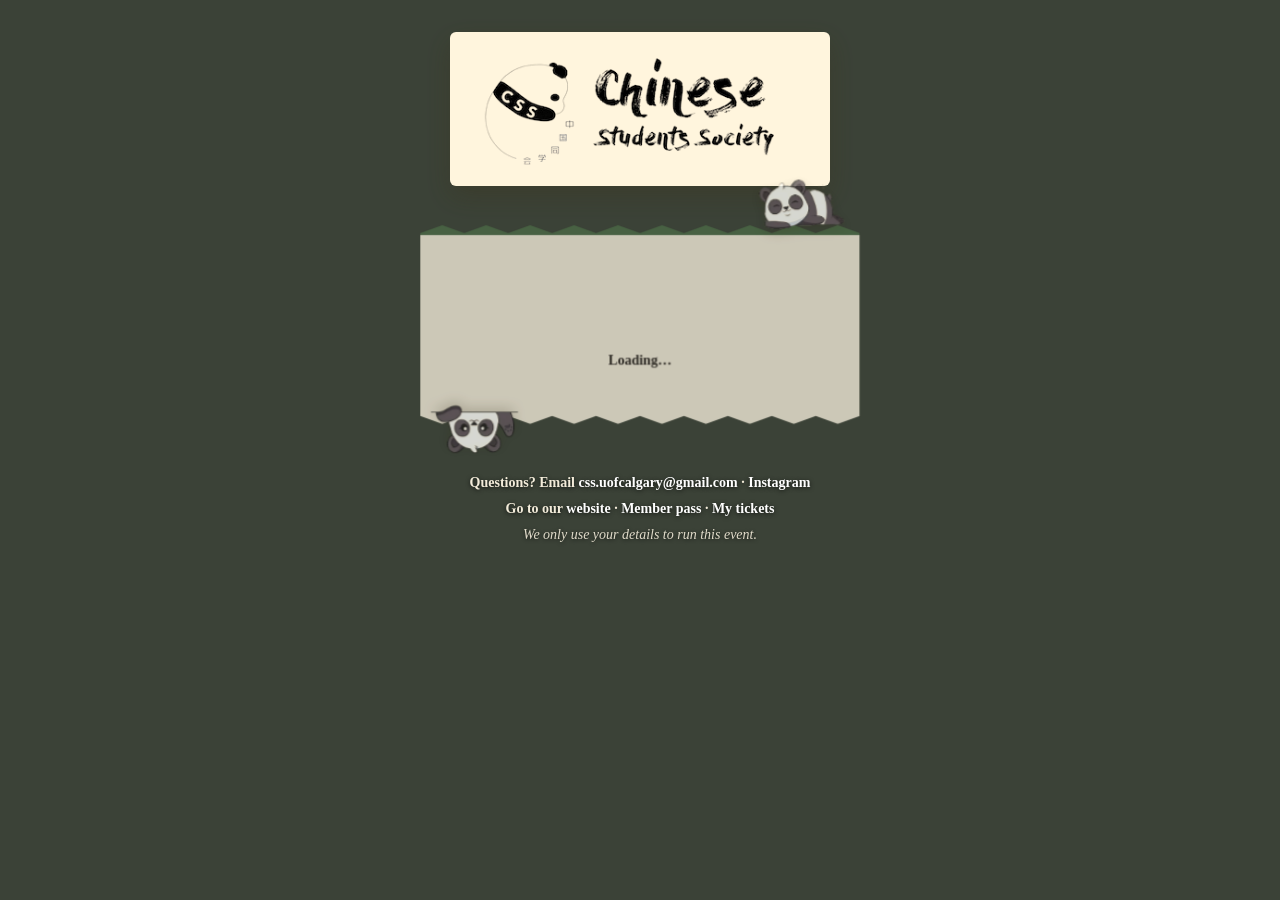
<file: index.html>
<!doctype html>
<html lang="en">
<head>
  <meta charset="utf-8">
  <meta name="viewport" content="width=device-width, initial-scale=1">
  <title>CSS Events</title>
  <meta http-equiv="refresh" content="0; url=public/">
  <link rel="canonical" href="public/">
</head>
<body>
  <p><a href="public/">CSS events →</a></p>
</body>
</html>
</file>
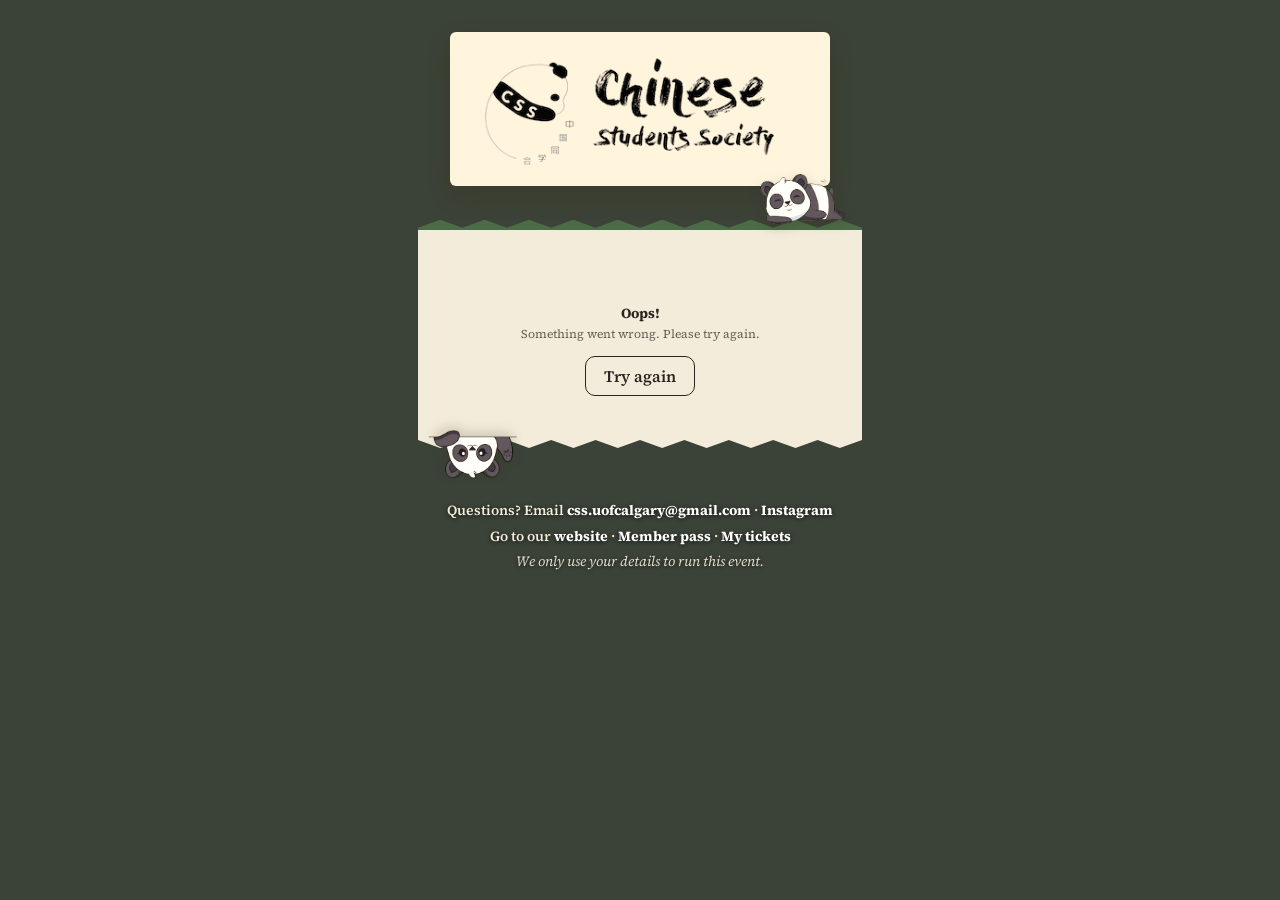
<file: public/index.html>
<!doctype html>
<html lang="en">
<head>
  <meta charset="utf-8">
  <meta name="viewport" content="width=device-width, initial-scale=1">
  <meta name="color-scheme" content="light">
  <meta name="theme-color" content="#3b4237">
  <title>CSS Events</title>
  <meta name="description" content="Events by the Chinese Students' Society at the University of Calgary.">
  <link rel="icon" type="image/png" href="assets/top_panda.png">
  <link rel="preconnect" href="https://fonts.googleapis.com">
  <link rel="preconnect" href="https://fonts.gstatic.com" crossorigin>
  <link href="https://fonts.googleapis.com/css2?family=Silkscreen:wght@400;700&family=Source+Serif+4:ital,wght@0,400;0,600;0,700;1,600;1,700&display=swap" rel="stylesheet">
  <link rel="stylesheet" href="public.css?v=1.9.2">
</head>
<body>
  <div class="app-container">
    <a href="./" class="top-banner-link" aria-label="CSS events home">
      <img class="top-banner" src="https://lh3.googleusercontent.com/d/1L7oECAmAo6UewHXIeJAH6TrUG0lSXTlq" alt="Chinese Students' Society"
           onerror="this.onerror=null;this.src='assets/css-logo.png';this.classList.add('fallback')">
    </a>

    <div class="card-wrapper">
      <img src="assets/top_panda.png" class="panda top-panda" alt="">
      <main id="page" class="card">
        <div data-panda></div>
      </main>
      <img src="assets/bottom_panda.png" class="panda bottom-panda" alt="">
    </div>

    <footer class="website-footer">
      <p><span data-t="contact"></span> <a id="contact-link"></a> &middot; <a id="instagram-link" target="_blank" rel="noopener" data-t="instagram"></a></p>
      <p>Go to our <a href="https://ucalgarycss.ca/" target="_blank" rel="noopener">website</a> &middot; <a href="https://member.ucalgarycss.ca/" target="_blank" rel="noopener">Member pass</a> &middot; <a href="tickets.html">My tickets</a></p>
      <p class="privacy" data-t="privacy"></p>
    </footer>
  </div>

  <script src="panda.js?v=1.5.1"></script>
  <script src="config.js?v=0.3.0"></script>
  <script src="strings.js?v=1.9.6"></script>
  <script src="public.js?v=1.9.4"></script>
</body>
</html>
</file>
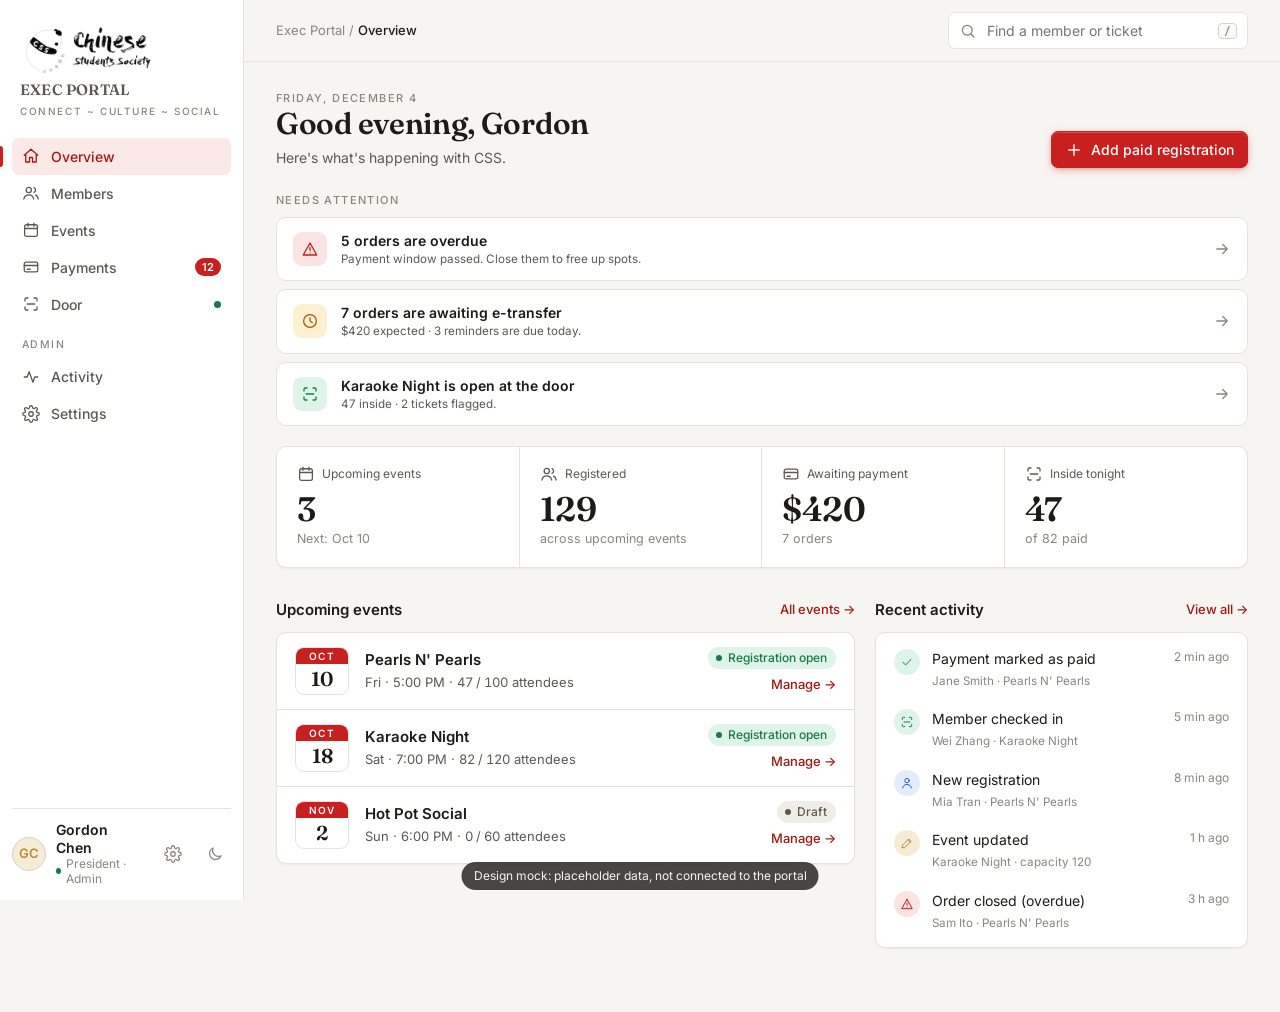
<file: design/exec-portal-mock.html>
<!doctype html>
<html lang="en">
<head>
<meta charset="utf-8">
<meta name="viewport" content="width=device-width, initial-scale=1">
<meta name="robots" content="noindex">
<title>CSS Exec Portal (design mock)</title>
<link rel="preconnect" href="https://fonts.googleapis.com">
<link href="https://fonts.googleapis.com/css2?family=Inter:wght@400;500;600&family=Fraunces:opsz,wght@9..144,500;9..144,600&family=JetBrains+Mono:wght@400;500&display=swap" rel="stylesheet">
<style>
/* =====================================================================
   DESIGN MOCK. All data below is placeholder. Not connected to the API.
   Tokens first: the real build would put these at the top of styles.css.
   ===================================================================== */
:root {
  --bg: #f7f5f1; --surface: #ffffff; --raised: #fbfaf8; --sunken: #f0ede7;
  --text: #1d1a17; --text-2: #5f5850; --text-3: #8d857b;
  --line: #e7e2da; --line-2: #d8d1c6;
  --brand: #c8201e; --brand-ink: #a31715; --brand-soft: #fbe9e7; --gold: #b9893a; --gold-soft: #f6ecd6;
  --ok: #17794a; --ok-soft: #dff4e8; --warn: #a15c07; --warn-soft: #fdf0d2; --bad: #b4231f; --bad-soft: #fbe3e1; --info: #2457c5; --info-soft: #e4ecfb;
  --shadow-1: 0 1px 2px rgba(40,28,10,.05); --shadow-2: 0 8px 24px -8px rgba(40,28,10,.18), 0 2px 6px rgba(40,28,10,.06);
  --r: 10px; --r-sm: 7px; --side: 244px;
  --font: "Inter", system-ui, -apple-system, "Segoe UI", sans-serif; --display: "Fraunces", Georgia, serif; --mono: "JetBrains Mono", ui-monospace, Consolas, monospace;
  --ease: cubic-bezier(.2,.7,.2,1);
}
@media (prefers-color-scheme: dark) { :root:not([data-theme="light"]) { --bg:#141210; --surface:#1c1916; --raised:#211e1a; --sunken:#100e0c; --text:#f2eee8; --text-2:#b3aba1; --text-3:#7f776d; --line:#2c2823; --line-2:#3a352e; --brand:#ef4a44; --brand-ink:#ff6b66; --brand-soft:#3a1816; --gold:#d9a95a; --gold-soft:#33291a; --ok:#4cc88a; --ok-soft:#14301f; --warn:#e8ae4d; --warn-soft:#352610; --bad:#ff7d77; --bad-soft:#3b1917; --info:#7fa6ff; --info-soft:#18233f; --shadow-1:none; --shadow-2:0 12px 32px -8px rgba(0,0,0,.6); } }
:root[data-theme="dark"] { --bg:#141210; --surface:#1c1916; --raised:#211e1a; --sunken:#100e0c; --text:#f2eee8; --text-2:#b3aba1; --text-3:#7f776d; --line:#2c2823; --line-2:#3a352e; --brand:#ef4a44; --brand-ink:#ff6b66; --brand-soft:#3a1816; --gold:#d9a95a; --gold-soft:#33291a; --ok:#4cc88a; --ok-soft:#14301f; --warn:#e8ae4d; --warn-soft:#352610; --bad:#ff7d77; --bad-soft:#3b1917; --info:#7fa6ff; --info-soft:#18233f; --shadow-1:none; --shadow-2:0 12px 32px -8px rgba(0,0,0,.6); }

* { box-sizing: border-box; }
html { -webkit-text-size-adjust: 100%; }
body { margin: 0; background: var(--bg); color: var(--text); font: 14px/1.5 var(--font); -webkit-font-smoothing: antialiased; }
button, input, select, textarea { font: inherit; color: inherit; }
button { cursor: pointer; }
a { color: inherit; }
svg { width: 18px; height: 18px; stroke: currentColor; fill: none; stroke-width: 1.7; stroke-linecap: round; stroke-linejoin: round; flex: none; }
.mono { font-family: var(--mono); font-feature-settings: "zero"; }
.num { font-variant-numeric: tabular-nums; }
:focus-visible { outline: 2px solid var(--brand); outline-offset: 2px; border-radius: 4px; }
[hidden] { display: none !important; }

/* ---------- shell ---------- */
.shell { display: grid; grid-template-columns: var(--side) 1fr; min-height: 100vh; }
.side { position: sticky; top: 0; height: 100vh; display: flex; flex-direction: column; padding: 18px 12px 14px; background: var(--surface); border-right: 1px solid var(--line); z-index: 30; transition: transform .25s var(--ease); }
.brand { display: flex; align-items: center; gap: 11px; padding: 4px 8px 18px; }
.mark { width: 36px; height: 36px; border-radius: 9px; background: var(--brand); color: #fff; display: grid; place-items: center; font: 600 15px var(--display); letter-spacing: .5px; position: relative; box-shadow: inset 0 -3px 0 rgba(0,0,0,.18); }
.mark::after { content: ""; position: absolute; right: -3px; bottom: -3px; width: 11px; height: 11px; border-radius: 50%; background: var(--gold); border: 2px solid var(--surface); }
.brand { flex-direction: column; align-items: flex-start; gap: 6px; }
.brand .logo { height: 54px; width: auto; max-width: 100%; mix-blend-mode: multiply; display: block; }
:root[data-theme="dark"] .brand .logo { filter: invert(1); mix-blend-mode: screen; }
@media (prefers-color-scheme: dark) { :root:not([data-theme="light"]) .brand .logo { filter: invert(1); mix-blend-mode: screen; } }
.brand-sub b { font: 600 11px var(--font); letter-spacing: 2px; text-transform: uppercase; color: var(--text-2); }
.brand b { display: block; font: 600 15px/1.1 var(--display); letter-spacing: .2px; }
.brand span { font-size: 10px; letter-spacing: 1.6px; color: var(--text-3); font-weight: 500; }
.nav-label { font-size: 10.5px; letter-spacing: 1.4px; text-transform: uppercase; color: var(--text-3); padding: 14px 10px 6px; font-weight: 500; }
.nav a { display: flex; align-items: center; gap: 11px; padding: 8px 10px; border-radius: var(--r-sm); color: var(--text-2); text-decoration: none; font-weight: 500; position: relative; transition: background .15s, color .15s; }
.nav a:hover { background: var(--sunken); color: var(--text); }
.nav a.on { background: var(--brand-soft); color: var(--brand-ink); }
.nav a.on::before { content: ""; position: absolute; left: -12px; top: 8px; bottom: 8px; width: 3px; border-radius: 0 3px 3px 0; background: var(--brand); }
.nav a .pill { margin-left: auto; font-size: 11px; background: var(--brand); color: #fff; border-radius: 99px; padding: 0 7px; line-height: 18px; font-weight: 600; }
.nav a[data-go="door"] .live { margin-left: auto; width: 7px; height: 7px; border-radius: 50%; background: var(--ok); box-shadow: 0 0 0 0 var(--ok); animation: ping 2s infinite; }
@keyframes ping { 70% { box-shadow: 0 0 0 7px transparent; } 100% { box-shadow: 0 0 0 0 transparent; } }
.side-foot { margin-top: auto; border-top: 1px solid var(--line); padding-top: 12px; display: flex; align-items: center; gap: 10px; }
.avatar { width: 34px; height: 34px; border-radius: 50%; background: var(--gold-soft); color: var(--gold); display: grid; place-items: center; font-weight: 600; font-size: 13px; border: 1px solid var(--line-2); }
.side-foot .who { line-height: 1.25; min-width: 0; flex: 1; }
.side-foot .icon-btn { margin-left: 0; }
.side-foot .who b { display: block; font-weight: 600; }
.side-foot .who small { color: var(--text-3); font-size: 12px; display: flex; align-items: center; gap: 5px; }
.dot { width: 6px; height: 6px; border-radius: 50%; background: var(--ok); display: inline-block; }
.icon-btn { margin-left: auto; width: 32px; height: 32px; border-radius: var(--r-sm); border: 1px solid transparent; background: none; display: grid; place-items: center; color: var(--text-3); }
.icon-btn:hover { background: var(--sunken); color: var(--text); }

.main { min-width: 0; }
.top { position: sticky; top: 0; z-index: 20; display: flex; align-items: center; gap: 12px; padding: 12px 32px; background: color-mix(in srgb, var(--bg) 86%, transparent); backdrop-filter: blur(10px); border-bottom: 1px solid var(--line); }
.burger { display: none; }
.crumb { color: var(--text-3); font-size: 13px; }
.crumb b { color: var(--text); font-weight: 500; }
.search-top { margin-left: auto; display: flex; align-items: center; gap: 8px; background: var(--surface); border: 1px solid var(--line); border-radius: var(--r-sm); padding: 6px 10px; width: min(300px, 40vw); color: var(--text-3); }
.search-top input { border: 0; background: none; outline: 0; width: 100%; }
kbd { font: 500 11px var(--mono); border: 1px solid var(--line-2); border-radius: 4px; padding: 0 5px; color: var(--text-3); background: var(--raised); }
.page { padding: 28px 32px 64px; max-width: 1180px; margin: 0 auto; animation: rise .35s var(--ease); }
@keyframes rise { from { opacity: 0; transform: translateY(6px); } }
.view { display: none; } .view.on { display: block; }

/* ---------- type ---------- */
h1 { font: 600 30px/1.15 var(--display); letter-spacing: -.3px; margin: 0; }
h2 { font: 600 15px/1.3 var(--font); margin: 0; }
.sub { color: var(--text-2); margin: 6px 0 0; }
.eyebrow { font-size: 11px; letter-spacing: 1.4px; text-transform: uppercase; color: var(--text-3); font-weight: 500; }
.head { display: flex; align-items: flex-end; gap: 16px; margin-bottom: 24px; flex-wrap: wrap; }
.head .grow { flex: 1; min-width: 220px; }
.section { margin-top: 32px; }
.section-h { display: flex; align-items: center; justify-content: space-between; margin-bottom: 12px; }
.section-h a { font-size: 13px; color: var(--brand-ink); text-decoration: none; font-weight: 500; }

/* ---------- controls ---------- */
.btn { display: inline-flex; align-items: center; gap: 8px; border: 1px solid var(--line-2); background: var(--surface); border-radius: var(--r-sm); padding: 7px 13px; font-weight: 500; transition: transform .1s, background .15s, border-color .15s, box-shadow .15s; box-shadow: var(--shadow-1); text-decoration: none; white-space: nowrap; }
.btn:hover { border-color: var(--text-3); }
.btn:active { transform: scale(.97); }
.btn.primary { background: var(--brand); border-color: var(--brand); color: #fff; box-shadow: 0 1px 0 rgba(255,255,255,.2) inset, 0 2px 8px -2px color-mix(in srgb, var(--brand) 60%, transparent); }
.btn.primary:hover { background: var(--brand-ink); border-color: var(--brand-ink); }
.btn.ghost { border-color: transparent; background: none; box-shadow: none; color: var(--text-2); }
.btn.ghost:hover { background: var(--sunken); color: var(--text); }
.btn.sm { padding: 4px 10px; font-size: 13px; }
.btn.danger { color: var(--bad); }
.btn[disabled] { opacity: .55; pointer-events: none; }
.input, select.input, textarea.input { width: 100%; border: 1px solid var(--line-2); background: var(--surface); border-radius: var(--r-sm); padding: 8px 11px; transition: border-color .15s, box-shadow .15s; }
.input:focus { outline: 0; border-color: var(--brand); box-shadow: 0 0 0 3px color-mix(in srgb, var(--brand) 18%, transparent); }
textarea.input { min-height: 84px; resize: vertical; }
label.f { display: block; font-size: 12.5px; font-weight: 500; color: var(--text-2); margin-bottom: 5px; }
.hint { font-size: 12px; color: var(--text-3); margin-top: 4px; }
.field.bad .input { border-color: var(--bad); } .field .err { display: none; color: var(--bad); font-size: 12px; margin-top: 4px; } .field.bad .err { display: block; }
.seg { display: inline-flex; background: var(--sunken); border-radius: var(--r-sm); padding: 3px; gap: 2px; flex-wrap: wrap; }
.seg button { border: 0; background: none; padding: 4px 11px; border-radius: 5px; color: var(--text-2); font-weight: 500; font-size: 13px; }
.seg button.on { background: var(--surface); color: var(--text); box-shadow: var(--shadow-1); }
.seg button .c { color: var(--text-3); margin-left: 5px; font-variant-numeric: tabular-nums; }
.toggle { appearance: none; width: 34px; height: 20px; border-radius: 99px; background: var(--line-2); position: relative; transition: background .2s; cursor: pointer; flex: none; border: 0; }
.toggle::after { content: ""; position: absolute; top: 2px; left: 2px; width: 16px; height: 16px; border-radius: 50%; background: #fff; transition: transform .2s var(--ease); box-shadow: 0 1px 2px rgba(0,0,0,.3); }
.toggle:checked { background: var(--ok); } .toggle:checked::after { transform: translateX(14px); }

/* ---------- surfaces ---------- */
.card { background: var(--surface); border: 1px solid var(--line); border-radius: var(--r); box-shadow: var(--shadow-1); }
.pad { padding: 18px 20px; }
.badge { display: inline-flex; align-items: center; gap: 6px; font-size: 12px; font-weight: 500; padding: 2px 9px 2px 8px; border-radius: 99px; line-height: 18px; white-space: nowrap; }
.badge::before { content: ""; width: 6px; height: 6px; border-radius: 50%; background: currentColor; }
.b-ok { background: var(--ok-soft); color: var(--ok); } .b-warn { background: var(--warn-soft); color: var(--warn); } .b-bad { background: var(--bad-soft); color: var(--bad); }
.b-info { background: var(--info-soft); color: var(--info); } .b-mute { background: var(--sunken); color: var(--text-2); } .b-gold { background: var(--gold-soft); color: var(--gold); }
.bar { height: 6px; border-radius: 9px; background: var(--sunken); overflow: hidden; }
.bar i { display: block; height: 100%; border-radius: 9px; background: var(--brand); transition: width .8s var(--ease); }
.bar.ok i { background: var(--ok); }

/* ---------- overview ---------- */
.attention { display: grid; gap: 8px; margin-bottom: 8px; }
.att { display: flex; align-items: center; gap: 14px; padding: 12px 16px; border-radius: var(--r); border: 1px solid var(--line); background: var(--surface); text-decoration: none; transition: border-color .15s, transform .15s var(--ease); cursor: pointer; }
.att:hover { border-color: var(--line-2); transform: translateX(2px); }
.att .ic { width: 34px; height: 34px; border-radius: 9px; display: grid; place-items: center; }
.att b { font-weight: 600; } .att small { color: var(--text-2); display: block; }
.att .go { margin-left: auto; color: var(--text-3); }
.stats { display: grid; grid-template-columns: repeat(4, 1fr); gap: 0; }
.stat { padding: 18px 20px; border-right: 1px solid var(--line); }
.stat:last-child { border-right: 0; }
.stat .lbl { font-size: 12px; color: var(--text-2); display: flex; align-items: center; gap: 7px; }
.stat .big { font: 600 34px/1.1 var(--display); margin: 8px 0 2px; letter-spacing: -.5px; font-variant-numeric: tabular-nums; }
.stat .note { font-size: 12.5px; color: var(--text-3); }
.grid-2 { display: grid; grid-template-columns: 1.55fr 1fr; gap: 20px; align-items: start; }
.event-row { display: grid; grid-template-columns: 54px 1fr auto; gap: 16px; align-items: center; padding: 14px 18px; border-bottom: 1px solid var(--line); cursor: pointer; transition: background .15s; }
.event-row:last-child { border-bottom: 0; } .event-row:hover { background: var(--raised); }
.date-chip { width: 54px; text-align: center; border: 1px solid var(--line); border-radius: 9px; overflow: hidden; background: var(--surface); }
.date-chip i { display: block; font: 600 10px/16px var(--font); font-style: normal; letter-spacing: 1.2px; background: var(--brand); color: #fff; }
.date-chip b { display: block; font: 600 20px/30px var(--display); }
.event-row h3 { margin: 0; font-size: 15px; font-weight: 600; }
.event-row .meta { color: var(--text-2); font-size: 13px; margin-top: 2px; }
.event-row .right { text-align: right; display: grid; gap: 6px; justify-items: end; }
.feed { padding: 6px 0; }
.feed-i { display: flex; gap: 12px; padding: 9px 18px; align-items: flex-start; }
.feed-i .ic { width: 26px; height: 26px; border-radius: 50%; display: grid; place-items: center; flex: none; margin-top: 1px; }
.feed-i .ic svg { width: 14px; height: 14px; }
.feed-i p { margin: 0; } .feed-i small { color: var(--text-3); }
.feed-i time { margin-left: auto; color: var(--text-3); font-size: 12px; white-space: nowrap; }

/* ---------- members ---------- */
.searchbox { display: flex; align-items: center; gap: 10px; background: var(--surface); border: 1px solid var(--line-2); border-radius: var(--r); padding: 10px 14px; box-shadow: var(--shadow-1); transition: border-color .15s, box-shadow .15s; }
.searchbox:focus-within { border-color: var(--brand); box-shadow: 0 0 0 3px color-mix(in srgb, var(--brand) 16%, transparent); }
.searchbox input { border: 0; background: none; outline: 0; width: 100%; font-size: 15px; }
.searchbox svg { color: var(--text-3); }
.members { display: grid; grid-template-columns: repeat(auto-fill, minmax(330px, 1fr)); gap: 14px; margin-top: 18px; }
.member { padding: 16px 18px; transition: border-color .15s, box-shadow .2s, transform .2s var(--ease); animation: rise .3s var(--ease) backwards; }
.member:hover { border-color: var(--line-2); box-shadow: var(--shadow-2); transform: translateY(-2px); }
.m-top { display: flex; align-items: center; gap: 12px; }
.m-top h3 { margin: 0; font-size: 15px; font-weight: 600; line-height: 1.2; }
.m-top small { color: var(--text-3); }
.m-top .badge { margin-left: auto; }
.kv { display: grid; grid-template-columns: repeat(3, 1fr); gap: 10px; margin: 14px 0; padding: 12px 0; border-block: 1px dashed var(--line-2); }
.kv span { display: block; font-size: 11px; color: var(--text-3); letter-spacing: .4px; text-transform: uppercase; }
.kv b { font-weight: 500; font-size: 13px; }
.m-foot { display: flex; align-items: center; gap: 8px; color: var(--text-2); font-size: 13px; }
.m-foot .btn { margin-left: auto; }

/* ---------- events ---------- */
.cards-3 { display: grid; grid-template-columns: repeat(auto-fill, minmax(290px, 1fr)); gap: 18px; }
.ev { overflow: hidden; cursor: pointer; transition: box-shadow .2s, transform .2s var(--ease), border-color .15s; }
.ev:hover { box-shadow: var(--shadow-2); transform: translateY(-3px); border-color: var(--line-2); }
.ev .img { height: 138px; position: relative; display: flex; align-items: flex-end; padding: 12px; color: #fff; }
.ev .img .badge { background: rgba(255,255,255,.92); color: #222; }
.ev .img.empty { background-image: repeating-linear-gradient(45deg, rgba(255,255,255,.07) 0 8px, transparent 8px 16px); }
.ev .body { padding: 14px 16px 16px; }
.ev h3 { margin: 0 0 3px; font: 600 17px/1.25 var(--display); }
.ev .meta { color: var(--text-2); font-size: 13px; }
.ev .cap { display: flex; justify-content: space-between; font-size: 12.5px; color: var(--text-2); margin: 14px 0 6px; }
.ev.draft { border-style: dashed; }
.ev.new { display: grid; place-items: center; min-height: 250px; color: var(--text-3); border-style: dashed; background: transparent; box-shadow: none; text-align: center; }
.ev.new:hover { color: var(--brand); border-color: var(--brand); }
.ev.new b { display: block; color: inherit; margin-top: 8px; font-weight: 500; }

.back { color: var(--text-2); text-decoration: none; font-size: 13px; display: inline-flex; align-items: center; gap: 4px; margin-bottom: 14px; cursor: pointer; background: none; border: 0; padding: 0; }
.back:hover { color: var(--text); }
.hero { display: grid; grid-template-columns: 1fr auto; gap: 20px; padding: 24px; position: relative; overflow: hidden; }
.hero::after { content: "CSS"; position: absolute; right: -10px; top: -34px; font: 600 150px/1 var(--display); color: var(--brand); opacity: .045; pointer-events: none; }
.facts { display: flex; gap: 22px; flex-wrap: wrap; margin-top: 12px; color: var(--text-2); }
.facts span { display: inline-flex; align-items: center; gap: 7px; }
.hero .actions { display: flex; gap: 8px; align-items: flex-start; flex-wrap: wrap; }
.kpis { display: grid; grid-template-columns: repeat(4, 1fr); gap: 14px; margin-top: 16px; }
.kpi { padding: 16px 18px; }
.kpi .big { font: 600 28px/1.1 var(--display); margin: 6px 0 8px; font-variant-numeric: tabular-nums; }
.kpi .big small { font: 400 14px var(--font); color: var(--text-3); }
.kpi .note { font-size: 12.5px; color: var(--text-3); margin-top: 8px; }
.toolbar { display: flex; gap: 12px; align-items: center; flex-wrap: wrap; padding: 12px 16px; border-bottom: 1px solid var(--line); }
.toolbar .searchbox { padding: 6px 10px; flex: 1; min-width: 180px; box-shadow: none; }
table { width: 100%; border-collapse: collapse; }
th { text-align: left; font-size: 11px; letter-spacing: 1px; text-transform: uppercase; color: var(--text-3); font-weight: 500; padding: 9px 16px; background: var(--raised); border-bottom: 1px solid var(--line); }
td { padding: 11px 16px; border-bottom: 1px solid var(--line); vertical-align: middle; }
tr:last-child td { border-bottom: 0; }
tbody tr { transition: background .12s; } tbody tr:hover { background: var(--raised); }
.who-cell { display: flex; align-items: center; gap: 10px; } .who-cell .avatar { width: 30px; height: 30px; font-size: 12px; }
.who-cell small { display: block; color: var(--text-3); }
.tfoot { display: flex; justify-content: space-between; align-items: center; padding: 11px 16px; color: var(--text-3); font-size: 13px; border-top: 1px solid var(--line); }
.table-wrap { overflow-x: auto; }

/* ---------- editor ---------- */
.editor { display: grid; grid-template-columns: 200px 1fr; gap: 28px; }
.steps { position: sticky; top: 76px; align-self: start; display: grid; gap: 2px; }
.steps a { padding: 7px 11px; border-radius: var(--r-sm); text-decoration: none; color: var(--text-2); font-weight: 500; border-left: 2px solid transparent; }
.steps a:hover { background: var(--sunken); } .steps a.on { color: var(--brand-ink); border-left-color: var(--brand); background: var(--brand-soft); }
.panel { margin-bottom: 18px; scroll-margin-top: 80px; }
.panel > header { padding: 16px 20px 0; } .panel > header p { margin: 2px 0 0; color: var(--text-3); font-size: 13px; }
.panel .inner { padding: 16px 20px 20px; display: grid; gap: 14px; }
.row-2 { display: grid; grid-template-columns: 1fr 1fr; gap: 14px; } .row-3 { display: grid; grid-template-columns: repeat(3, 1fr); gap: 14px; }
.drop { border: 1.5px dashed var(--line-2); border-radius: var(--r); padding: 22px; text-align: center; color: var(--text-3); background: var(--raised); transition: border-color .15s, background .15s; cursor: pointer; }
.drop:hover { border-color: var(--brand); background: var(--brand-soft); color: var(--brand-ink); }
.tt { display: grid; grid-template-columns: 1.4fr .7fr .8fr auto; gap: 10px; align-items: center; padding: 10px 12px; border: 1px solid var(--line); border-radius: var(--r-sm); background: var(--raised); }
.savebar { position: sticky; bottom: 14px; display: flex; align-items: center; gap: 10px; padding: 10px 14px; background: var(--text); color: var(--bg); border-radius: var(--r); box-shadow: var(--shadow-2); margin-top: 18px; }
.savebar span { margin-right: auto; font-size: 13px; opacity: .85; }
.savebar .btn.ghost { color: var(--bg); } .savebar .btn.ghost:hover { background: rgba(255,255,255,.12); color: var(--bg); }

/* ---------- payments ---------- */
.pay-sum { display: grid; grid-template-columns: repeat(4, 1fr); gap: 12px; margin-bottom: 16px; }
.pay-tile { padding: 14px 16px; border-radius: var(--r); border: 1px solid var(--line); background: var(--surface); text-align: left; transition: border-color .15s, transform .15s; border-top-width: 3px; }
.pay-tile:hover { transform: translateY(-1px); } .pay-tile.on { box-shadow: 0 0 0 2px color-mix(in srgb, var(--text) 80%, transparent); }
.pay-tile .big { font: 600 24px/1.1 var(--display); font-variant-numeric: tabular-nums; margin: 4px 0 1px; } .pay-tile small { color: var(--text-3); }
.pay-tile.t-warn { border-top-color: var(--warn); } .pay-tile.t-bad { border-top-color: var(--bad); } .pay-tile.t-ok { border-top-color: var(--ok); } .pay-tile.t-mute { border-top-color: var(--text-3); }
.bulk { display: none; align-items: center; gap: 10px; padding: 9px 16px; background: var(--brand-soft); color: var(--brand-ink); border-bottom: 1px solid var(--line); font-weight: 500; animation: rise .2s var(--ease); }
.bulk.on { display: flex; }
input[type=checkbox].cb { width: 16px; height: 16px; accent-color: var(--brand); }

.viewfinder { position: relative; aspect-ratio: 1; max-width: 340px; margin: 0 auto 16px; border-radius: 20px; background: #0e0c0a; overflow: hidden; display: grid; place-items: center; color: #8d857b; }
.viewfinder::before { content: ""; position: absolute; inset: 0; background: radial-gradient(circle at 30% 20%, #2a241e, #0e0c0a 70%); }
.viewfinder .corners { position: absolute; inset: 38px; border-radius: 10px; --c: rgba(255,255,255,.9); background:
  linear-gradient(var(--c),var(--c)) 0 0/28px 3px no-repeat, linear-gradient(var(--c),var(--c)) 0 0/3px 28px no-repeat,
  linear-gradient(var(--c),var(--c)) 100% 0/28px 3px no-repeat, linear-gradient(var(--c),var(--c)) 100% 0/3px 28px no-repeat,
  linear-gradient(var(--c),var(--c)) 0 100%/28px 3px no-repeat, linear-gradient(var(--c),var(--c)) 0 100%/3px 28px no-repeat,
  linear-gradient(var(--c),var(--c)) 100% 100%/28px 3px no-repeat, linear-gradient(var(--c),var(--c)) 100% 100%/3px 28px no-repeat; }
.viewfinder::before { content: ""; position: absolute; inset: 0; background: radial-gradient(circle at 30% 20%, #2a241e, #0e0c0a 70%); }
.viewfinder .laser { position: absolute; left: 38px; right: 38px; height: 2px; background: var(--brand); box-shadow: 0 0 14px 2px var(--brand); animation: laser 2.4s ease-in-out infinite alternate; }
@keyframes laser { from { top: 44px; } to { top: calc(100% - 46px); } }
.viewfinder .txt { position: relative; font-weight: 500; letter-spacing: 1px; }
.verdict { position: absolute; inset: 0; display: none; flex-direction: column; align-items: center; justify-content: center; gap: 4px; color: #fff; text-align: center; padding: 20px; z-index: 2; }
.verdict.on { display: flex; animation: pop .28s var(--ease); }
@keyframes pop { from { transform: scale(.94); opacity: 0; } }
.verdict svg { width: 64px; height: 64px; stroke-width: 2.2; } .verdict b { font: 600 26px/1.2 var(--display); } .verdict span { opacity: .9; }
.verdict.v-ok { background: #17794a; } .verdict.v-dupe { background: #b86a05; } .verdict.v-bad { background: #b4231f; } .verdict.v-unpaid { background: #2457c5; }
.sim { margin: 14px 0 0; display: flex; gap: 6px; justify-content: center; flex-wrap: wrap; }
.sim .btn { font-size: 12px; padding: 3px 9px; }
/* ---------- door help desk ---------- */
.entry-card { display: grid; grid-template-columns: 1.1fr 1fr auto; gap: 24px; align-items: center; padding: 22px 26px; margin-bottom: 18px; transition: border-color .25s, background .25s; border-left: 4px solid var(--ok); }
.entry-card.closed { border-left-color: var(--bad); background: color-mix(in srgb, var(--bad-soft) 35%, var(--surface)); }
.entry-main { display: flex; align-items: center; gap: 18px; }
.entry-state { font: 600 34px/1.1 var(--display); color: var(--ok); } .entry-card.closed .entry-state { color: var(--bad); }
.switch { width: 64px; height: 36px; border-radius: 99px; border: 0; background: var(--ok); position: relative; transition: background .25s; flex: none; }
.switch i { position: absolute; top: 4px; left: 32px; width: 28px; height: 28px; border-radius: 50%; background: #fff; transition: left .25s var(--ease); box-shadow: 0 1px 4px rgba(0,0,0,.3); }
.switch[aria-checked="false"] { background: var(--line-2); } .switch[aria-checked="false"] i { left: 4px; }
.entry-count { display: flex; align-items: center; gap: 16px; } .entry-count .n { font: 600 64px/1 var(--display); letter-spacing: -1.5px; font-variant-numeric: tabular-nums; transition: transform .25s var(--ease), color .25s; }
.entry-count .n.bump { transform: scale(1.12); color: var(--ok); } .l { font-size: 11px; letter-spacing: 3px; color: var(--text-3); font-weight: 600; }
.entry-mini { display: flex; gap: 22px; } .entry-mini div { text-align: center; } .entry-mini b { display: block; font: 600 22px var(--display); } .entry-mini span { font-size: 12px; color: var(--text-3); }
.door-grid { display: grid; grid-template-columns: 1fr 1.1fr; gap: 18px; align-items: start; }
.live-badge { display: inline-flex; align-items: center; gap: 6px; font-size: 11px; font-weight: 600; letter-spacing: 1.2px; color: var(--ok); background: var(--ok-soft); border-radius: 99px; padding: 2px 9px; } .live-badge i { width: 6px; height: 6px; border-radius: 50%; background: currentColor; animation: ping 2s infinite; }
.live-badge.paused { color: var(--text-3); background: var(--sunken); } .live-badge.paused i { animation: none; }
.live-feed { max-height: 520px; overflow: auto; }
.lf { display: grid; grid-template-columns: 30px 1fr auto; gap: 12px; align-items: center; padding: 11px 18px; border-bottom: 1px solid var(--line); }
.lf.new { animation: slidein .45s var(--ease); background: color-mix(in srgb, var(--gold-soft) 60%, transparent); } @keyframes slidein { from { opacity: 0; transform: translateY(-14px); } }
.lf .ic { width: 30px; height: 30px; border-radius: 50%; display: grid; place-items: center; } .lf .ic svg { width: 15px; height: 15px; stroke-width: 2.4; }
.lf b { font-weight: 500; display: block; } .lf small { color: var(--text-3); } .lf time { color: var(--text-3); font-size: 13px; text-align: right; }
.dq { display: flex; align-items: center; gap: 12px; padding: 12px 18px; border-bottom: 1px solid var(--line); } .dq:last-child { border-bottom: 0; } .dq .grow { flex: 1; } .dq small { color: var(--text-3); display: block; }
.fr { display: flex; align-items: center; gap: 12px; padding: 10px 0; border-bottom: 1px solid var(--line); } .fr .grow { flex: 1; } .fr small { color: var(--text-3); display: block; }
/* ---------- scanner page (phone, scan-only) ---------- */
body.bare .side, body.bare .top { display: none; } body.bare .shell { display: block; } body.bare .page { max-width: 480px; padding: 16px 16px 40px; }
.scan-app { max-width: 440px; margin: 0 auto; } .scan-brand { display: flex; align-items: center; gap: 11px; margin-bottom: 18px; } .scan-brand b { font: 600 15px var(--display); display: block; line-height: 1.1; } .scan-brand span { font-size: 11px; color: var(--text-3); }
.scan-card { background: var(--surface); border: 1px solid var(--line); border-radius: 16px; padding: 24px 20px; box-shadow: var(--shadow-1); }
.big-in { font-size: 18px; padding: 14px 16px; border-radius: 12px; } .big-btn { width: 100%; justify-content: center; padding: 16px; font-size: 17px; font-weight: 600; border-radius: 12px; }
.sc-top { display: flex; justify-content: space-between; align-items: center; margin-bottom: 8px; } .sc-ev { font-weight: 600; text-align: right; }
.sc-count { display: flex; align-items: baseline; justify-content: center; gap: 8px; margin: 4px 0 12px; } .sc-count span { font: 600 54px/1 var(--display); font-variant-numeric: tabular-nums; } .sc-count small { color: var(--text-3); letter-spacing: 3px; text-transform: uppercase; font-size: 12px; font-weight: 600; }
.sc-closed { text-align: center; padding: 30px 8px 12px; } .sc-closed .ill { width: 78px; height: 40px; margin: 0 auto 14px; border-radius: 10px; background: var(--bad-soft); color: var(--bad); display: grid; place-items: center; font: 700 11px var(--mono); letter-spacing: 1.5px; } .sc-closed b { font: 600 24px var(--display); display: block; } .sc-closed p { color: var(--text-2); margin: 6px 0 16px; }
.sc-last { margin-top: 16px; } .sc-last .r { display: flex; align-items: center; gap: 10px; padding: 9px 0; border-bottom: 1px solid var(--line); } .sc-last .r time { margin-left: auto; color: var(--text-3); font-size: 13px; }
@media (max-width: 1020px) { .entry-card { grid-template-columns: 1fr; gap: 16px; } .door-grid { grid-template-columns: 1fr; } }

/* ---------- activity ---------- */
.day { font-size: 12px; letter-spacing: 1.2px; text-transform: uppercase; color: var(--text-3); font-weight: 500; margin: 26px 0 10px; }
.tl { position: relative; margin-left: 12px; border-left: 1px solid var(--line-2); }
.tl-i { position: relative; padding: 0 0 20px 26px; }
.tl-i::before { content: ""; position: absolute; left: -5px; top: 5px; width: 9px; height: 9px; border-radius: 50%; background: var(--surface); border: 2px solid var(--c, var(--text-3)); }
.tl-i time { font: 500 12px var(--mono); color: var(--text-3); }
.tl-i p { margin: 1px 0 0; font-weight: 500; } .tl-i small { color: var(--text-2); }

/* ---------- settings ---------- */
.set-grid { display: grid; grid-template-columns: 200px 1fr; gap: 28px; }
.steps button { text-align: left; padding: 7px 11px; border: 0; border-left: 2px solid transparent; border-radius: var(--r-sm); background: none; color: var(--text-2); font-weight: 500; cursor: pointer; }
.steps button:hover { background: var(--sunken); } .steps button.on { color: var(--brand-ink); border-left-color: var(--brand); background: var(--brand-soft); }
.set-row { display: flex; align-items: center; justify-content: space-between; gap: 20px; padding: 14px 0; border-bottom: 1px solid var(--line); }
.set-row:last-child { border-bottom: 0; } .set-row b { font-weight: 500; display: block; } .set-row small { color: var(--text-3); }
.health { display: grid; grid-template-columns: repeat(auto-fit, minmax(150px, 1fr)); gap: 10px; }
.health div { padding: 12px 14px; border: 1px solid var(--line); border-radius: var(--r-sm); background: var(--raised); }
.health small { color: var(--text-3); display: block; } .health b { font-weight: 500; }

/* ---------- states ---------- */
.state { text-align: center; padding: 46px 20px; color: var(--text-2); }
.state .ill { width: 52px; height: 52px; margin: 0 auto 12px; border-radius: 14px; background: var(--sunken); display: grid; place-items: center; color: var(--text-3); }
.state.err .ill { background: var(--bad-soft); color: var(--bad); }
.state b { display: block; color: var(--text); font-size: 15px; font-weight: 600; } .state p { margin: 4px 0 14px; }
.spin { width: 18px; height: 18px; border-radius: 50%; border: 2px solid var(--line-2); border-top-color: var(--brand); animation: spin .7s linear infinite; display: inline-block; vertical-align: -4px; margin-right: 8px; }
@keyframes spin { to { transform: rotate(360deg); } }
.skel { height: 14px; border-radius: 6px; background: linear-gradient(90deg, var(--sunken) 25%, var(--line) 50%, var(--sunken) 75%); background-size: 200% 100%; animation: sh 1.2s infinite; }
@keyframes sh { to { background-position: -200% 0; } }

/* ---------- modal + toast ---------- */
.scrim { position: fixed; inset: 0; background: rgba(20,14,8,.45); backdrop-filter: blur(3px); display: none; place-items: center; z-index: 80; padding: 16px; }
.scrim.on { display: grid; animation: fade .2s; } @keyframes fade { from { opacity: 0; } }
.modal { width: min(560px, 100%); max-height: calc(100vh - 32px); overflow: auto; background: var(--surface); border-radius: 14px; box-shadow: var(--shadow-2); border: 1px solid var(--line); animation: pop .26s var(--ease); }
.modal > header { padding: 20px 22px 4px; display: flex; gap: 12px; align-items: flex-start; } .modal > header p { margin: 2px 0 0; color: var(--text-2); font-size: 13px; }
.modal > header .icon-btn { margin-left: auto; }
.modal .inner { padding: 14px 22px 8px; display: grid; gap: 14px; }
.modal > footer { padding: 14px 22px 18px; display: flex; gap: 8px; justify-content: flex-end; align-items: center; }
.modal > footer .l { margin-right: auto; color: var(--text-3); font-size: 12.5px; }
.chips { display: flex; gap: 6px; flex-wrap: wrap; }
.chip { border: 1px solid var(--line-2); border-radius: 99px; padding: 2px 11px; font-size: 13px; background: var(--surface); color: var(--text-2); }
.chip.on { background: var(--text); color: var(--bg); border-color: var(--text); }
.toasts { position: fixed; right: 18px; bottom: 18px; z-index: 100; display: grid; gap: 8px; }
.toast { background: var(--text); color: var(--bg); padding: 10px 14px; border-radius: 10px; box-shadow: var(--shadow-2); display: flex; gap: 10px; align-items: center; animation: toastin .3s var(--ease); max-width: 340px; }
.toast svg { color: #5ee0a0; } @keyframes toastin { from { transform: translateY(12px); opacity: 0; } }
.mockbar { position: fixed; left: 50%; bottom: 10px; transform: translateX(-50%); z-index: 90; background: var(--text); color: var(--bg); font-size: 12px; padding: 5px 12px; border-radius: 99px; opacity: .8; pointer-events: none; white-space: nowrap; }

/* ---------- responsive ---------- */
@media (max-width: 1020px) { .stats, .kpis, .pay-sum { grid-template-columns: repeat(2, 1fr); } .stat:nth-child(2) { border-right: 0; } .stat:nth-child(-n+2) { border-bottom: 1px solid var(--line); } .grid-2, .editor, .set-grid { grid-template-columns: 1fr; } .steps, .set-grid .steps { position: static; display: flex; overflow-x: auto; } .steps a { white-space: nowrap; border-left: 0; } }
@media (max-width: 820px) {
  .shell { display: block; }
  .side { position: fixed; inset: 0 auto 0 0; width: 264px; transform: translateX(-100%); box-shadow: var(--shadow-2); }
  body.nav-open .side { transform: none; } body.nav-open::after { content: ""; position: fixed; inset: 0; background: rgba(0,0,0,.35); z-index: 25; }
  .burger { display: grid; margin-left: -8px; } .top, .page { padding-left: 16px; padding-right: 16px; } .search-top { display: none; }
  .hero { grid-template-columns: 1fr; } h1 { font-size: 25px; } .row-2, .row-3, .tt { grid-template-columns: 1fr; }
  .event-row { grid-template-columns: 46px 1fr; } .event-row .right { grid-column: 2; justify-items: start; text-align: left; }
  .stats { grid-template-columns: 1fr 1fr; } .count .n { font-size: 76px; } .mockbar { display: none; }
  .pay-sum { grid-template-columns: 1fr 1fr; } .members { grid-template-columns: 1fr; }
}
@media (prefers-reduced-motion: reduce) { *, *::before, *::after { animation: none !important; transition: none !important; } }
</style>
</head>
<body>
<svg width="0" height="0" style="position:absolute" aria-hidden="true"><defs>
  <symbol id="i-home" viewBox="0 0 24 24"><path d="M3 11l9-8 9 8M5 10v10h5v-6h4v6h5V10"/></symbol>
  <symbol id="i-users" viewBox="0 0 24 24"><circle cx="9" cy="8" r="3.5"/><path d="M2.5 20c.6-3.6 3.2-5.5 6.5-5.5s5.9 1.9 6.5 5.5M16 4.8a3.5 3.5 0 010 6.4M18 14.8c2 .6 3.2 2.3 3.5 5.2"/></symbol>
  <symbol id="i-cal" viewBox="0 0 24 24"><rect x="3.5" y="5" width="17" height="15.5" rx="2.5"/><path d="M3.5 10h17M8 3v4M16 3v4"/></symbol>
  <symbol id="i-card" viewBox="0 0 24 24"><rect x="3" y="5.5" width="18" height="13" rx="2.5"/><path d="M3 10h18M7 15h4"/></symbol>
  <symbol id="i-scan" viewBox="0 0 24 24"><path d="M4 8V5.5A1.5 1.5 0 015.5 4H8M16 4h2.5A1.5 1.5 0 0120 5.5V8M20 16v2.5a1.5 1.5 0 01-1.5 1.5H16M8 20H5.5A1.5 1.5 0 014 18.5V16M7 12h10"/></symbol>
  <symbol id="i-pulse" viewBox="0 0 24 24"><path d="M3 12h4l2.5-7 5 14L17 12h4"/></symbol>
  <symbol id="i-gear" viewBox="0 0 24 24"><circle cx="12" cy="12" r="3"/><path d="M19.4 15a1.7 1.7 0 00.3 1.8l.1.1a2 2 0 11-2.8 2.8l-.1-.1a1.7 1.7 0 00-1.8-.3 1.7 1.7 0 00-1 1.5V21a2 2 0 11-4 0v-.1a1.7 1.7 0 00-1.1-1.5 1.7 1.7 0 00-1.8.3l-.1.1a2 2 0 11-2.8-2.8l.1-.1a1.7 1.7 0 00.3-1.8 1.7 1.7 0 00-1.5-1H3a2 2 0 110-4h.1a1.7 1.7 0 001.5-1.1 1.7 1.7 0 00-.3-1.8l-.1-.1a2 2 0 112.8-2.8l.1.1a1.7 1.7 0 001.8.3H9a1.7 1.7 0 001-1.5V3a2 2 0 114 0v.1a1.7 1.7 0 001 1.5 1.7 1.7 0 001.8-.3l.1-.1a2 2 0 112.8 2.8l-.1.1a1.7 1.7 0 00-.3 1.8V9a1.7 1.7 0 001.5 1H21a2 2 0 110 4h-.1a1.7 1.7 0 00-1.5 1z"/></symbol>
  <symbol id="i-search" viewBox="0 0 24 24"><circle cx="11" cy="11" r="6.5"/><path d="M20 20l-4-4"/></symbol>
  <symbol id="i-plus" viewBox="0 0 24 24"><path d="M12 5v14M5 12h14"/></symbol>
  <symbol id="i-check" viewBox="0 0 24 24"><path d="M5 12.5l4.5 4.5L19 7.5"/></symbol>
  <symbol id="i-x" viewBox="0 0 24 24"><path d="M6 6l12 12M18 6L6 18"/></symbol>
  <symbol id="i-arrow" viewBox="0 0 24 24"><path d="M5 12h14M13 6l6 6-6 6"/></symbol>
  <symbol id="i-back" viewBox="0 0 24 24"><path d="M19 12H5M11 6l-6 6 6 6"/></symbol>
  <symbol id="i-pin" viewBox="0 0 24 24"><path d="M12 21s7-6.2 7-11.5A7 7 0 005 9.5C5 14.8 12 21 12 21z"/><circle cx="12" cy="9.5" r="2.5"/></symbol>
  <symbol id="i-clock" viewBox="0 0 24 24"><circle cx="12" cy="12" r="8.5"/><path d="M12 7.5V12l3 2"/></symbol>
  <symbol id="i-mail" viewBox="0 0 24 24"><rect x="3" y="5.5" width="18" height="13" rx="2.5"/><path d="M3.5 7l8.5 6 8.5-6"/></symbol>
  <symbol id="i-menu" viewBox="0 0 24 24"><path d="M4 7h16M4 12h16M4 17h16"/></symbol>
  <symbol id="i-alert" viewBox="0 0 24 24"><path d="M12 4l9 16H3L12 4zM12 10v4M12 17.2v.1"/></symbol>
  <symbol id="i-moon" viewBox="0 0 24 24"><path d="M20 14.5A8 8 0 019.5 4 8 8 0 1020 14.5z"/></symbol>
  <symbol id="i-down" viewBox="0 0 24 24"><path d="M12 4v11M7 11l5 5 5-5M5 20h14"/></symbol>
  <symbol id="i-user" viewBox="0 0 24 24"><circle cx="12" cy="8" r="3.8"/><path d="M4.5 20.5c.7-4 3.7-6 7.5-6s6.8 2 7.5 6"/></symbol>
  <symbol id="i-edit" viewBox="0 0 24 24"><path d="M4 20h4L19 9l-4-4L4 16v4zM13.5 6.5l4 4"/></symbol>
</defs></svg>

<div class="shell">
  <!-- ============ SIDEBAR ============ -->
  <aside class="side" id="side">
    <div class="brand"><img class="logo" alt="Chinese Students' Society" src="[data-uri]"><div class="brand-sub"><b>Exec Portal</b><span>CONNECT ~ CULTURE ~ SOCIAL</span></div></div>
    <nav class="nav" aria-label="Main">
      <a href="#overview" data-go="overview" class="on"><svg><use href="#i-home"/></svg>Overview</a>
      <a href="#members" data-go="members"><svg><use href="#i-users"/></svg>Members</a>
      <a href="#events" data-go="events"><svg><use href="#i-cal"/></svg>Events</a>
      <a href="#payments" data-go="payments"><svg><use href="#i-card"/></svg>Payments<span class="pill">12</span></a>
      <a href="#door" data-go="door"><svg><use href="#i-scan"/></svg>Door<span class="live" title="Entry is open"></span></a>
      <div class="nav-label">Admin</div>
      <a href="#activity" data-go="activity"><svg><use href="#i-pulse"/></svg>Activity</a>
      <a href="#settings" data-go="settings"><svg><use href="#i-gear"/></svg>Settings</a>
    </nav>
    <div class="side-foot">
      <div class="avatar">GC</div>
      <div class="who"><b>Gordon Chen</b><small><span class="dot"></span>President · Admin</small></div>
      <button class="icon-btn" id="admin-gear" title="Admin mode"><svg><use href="#i-gear"/></svg></button>
      <button class="icon-btn" id="theme" title="Toggle light/dark"><svg><use href="#i-moon"/></svg></button>
    </div>
  </aside>

  <div class="main">
    <div class="top">
      <button class="icon-btn burger" id="burger" aria-label="Menu"><svg><use href="#i-menu"/></svg></button>
      <div class="crumb">Exec Portal / <b id="crumb">Overview</b></div>
      <label class="search-top"><svg><use href="#i-search"/></svg><input placeholder="Find a member or ticket" aria-label="Quick find"><kbd>/</kbd></label>
    </div>

    <main class="page" id="page">

      <!-- ============ OVERVIEW ============ -->
      <section class="view on" id="v-overview">
        <div class="head"><div class="grow"><div class="eyebrow" id="today">Tuesday, Sept 30</div><h1 id="greet">Good evening, Gordon</h1><p class="sub">Here's what's happening with CSS.</p></div>
          <button class="btn primary" data-open="m-add"><svg><use href="#i-plus"/></svg>Add paid registration</button></div>

        <div class="eyebrow" style="margin-bottom:8px">Needs attention</div>
        <div class="attention">
          <div class="att" data-go="payments"><div class="ic" style="background:var(--bad-soft);color:var(--bad)"><svg><use href="#i-alert"/></svg></div><div><b>5 orders are overdue</b><small>Payment window passed. Close them to free up spots.</small></div><svg class="go"><use href="#i-arrow"/></svg></div>
          <div class="att" data-go="payments"><div class="ic" style="background:var(--warn-soft);color:var(--warn)"><svg><use href="#i-clock"/></svg></div><div><b>7 orders are awaiting e-transfer</b><small>$420 expected · 3 reminders are due today.</small></div><svg class="go"><use href="#i-arrow"/></svg></div>
          <div class="att" data-go="door"><div class="ic" style="background:var(--ok-soft);color:var(--ok)"><svg><use href="#i-scan"/></svg></div><div><b>Karaoke Night is open at the door</b><small>47 inside · 2 tickets flagged.</small></div><svg class="go"><use href="#i-arrow"/></svg></div>
        </div>

        <div class="card section" style="margin-top:20px"><div class="stats">
          <div class="stat"><div class="lbl"><svg><use href="#i-cal"/></svg>Upcoming events</div><div class="big">3</div><div class="note">Next: Oct 10</div></div>
          <div class="stat"><div class="lbl"><svg><use href="#i-users"/></svg>Registered</div><div class="big">129</div><div class="note">across upcoming events</div></div>
          <div class="stat"><div class="lbl"><svg><use href="#i-card"/></svg>Awaiting payment</div><div class="big">$420</div><div class="note">7 orders</div></div>
          <div class="stat"><div class="lbl"><svg><use href="#i-scan"/></svg>Inside tonight</div><div class="big">47</div><div class="note">of 82 paid</div></div>
        </div></div>

        <div class="grid-2 section">
          <div><div class="section-h"><h2>Upcoming events</h2><a href="#events" data-go="events">All events →</a></div>
            <div class="card" id="ov-events"></div></div>
          <div><div class="section-h"><h2>Recent activity</h2><a href="#activity" data-go="activity">View all →</a></div>
            <div class="card feed" id="ov-feed"></div></div>
        </div>
      </section>

      <!-- ============ MEMBERS ============ -->
      <section class="view" id="v-members">
        <div class="head"><div class="grow"><h1>Members</h1><p class="sub">Look anyone up by name, email, UCID or member ID.</p></div></div>
        <label class="searchbox"><svg><use href="#i-search"/></svg><input id="m-q" placeholder="Search 428 members" autocomplete="off"><kbd>/</kbd></label>
        <div class="chips" style="margin-top:12px" id="m-chips"><span class="chip on">All</span><span class="chip">Active</span><span class="chip">Expired</span></div>
        <div class="members" id="m-list"></div>
        <div id="m-state"></div>
        <div style="text-align:center;margin-top:18px"><button class="btn" id="m-demo-empty">Demo: empty</button> <button class="btn" id="m-demo-load">Demo: loading</button> <button class="btn" id="m-demo-err">Demo: error</button> <button class="btn" id="m-demo-reset">Reset</button></div>
      </section>

      <!-- ============ EVENTS LIST ============ -->
      <section class="view" id="v-events">
        <div class="head"><div class="grow"><h1>Events</h1><p class="sub">Create, publish and run every CSS event from here.</p></div>
          <button class="btn primary" id="new-event"><svg><use href="#i-plus"/></svg>Create event</button></div>
        <div class="seg" id="ev-seg"><button class="on">Upcoming<span class="c">3</span></button><button>Drafts<span class="c">1</span></button><button>Past<span class="c">6</span></button></div>
        <div class="cards-3" style="margin-top:20px" id="ev-cards"></div>
      </section>

      <!-- ============ EVENT DETAIL ============ -->
      <section class="view" id="v-event">
        <button class="back" data-go="events"><svg style="width:15px;height:15px"><use href="#i-back"/></svg>All events</button>
        <div class="card hero">
          <div><span class="badge b-ok">Published · registration open</span>
            <h1 style="margin-top:10px">Pearls N' Pearls</h1>
            <div class="facts"><span><svg><use href="#i-cal"/></svg>Fri, Oct 10</span><span><svg><use href="#i-clock"/></svg>5:00 to 8:00 PM</span><span><svg><use href="#i-pin"/></svg>MacHall Ballroom</span></div></div>
          <div class="actions"><button class="btn" data-open="m-mail"><svg><use href="#i-mail"/></svg>Email attendees</button><button class="btn" id="edit-event"><svg><use href="#i-edit"/></svg>Edit</button><button class="btn primary" data-go="door"><svg><use href="#i-scan"/></svg>Open door</button></div>
        </div>
        <div class="kpis">
          <div class="card kpi"><div class="eyebrow">Registered</div><div class="big">47 <small>/ 100</small></div><div class="bar"><i style="width:47%"></i></div><div class="note">53 spots left</div></div>
          <div class="card kpi"><div class="eyebrow">Paid</div><div class="big">41</div><div class="bar ok"><i style="width:87%"></i></div><div class="note">87% of registered</div></div>
          <div class="card kpi"><div class="eyebrow">Awaiting</div><div class="big">$180</div><div class="note">4 orders · 1 overdue</div></div>
          <div class="card kpi"><div class="eyebrow">Checked in</div><div class="big">0 <small>/ 41</small></div><div class="note">Entry opens at the event</div></div>
        </div>
        <div class="card section" style="margin-top:22px">
          <div class="toolbar"><div class="seg" id="att-seg"><button class="on" data-f="all">All<span class="c">47</span></button><button data-f="paid">Paid<span class="c">41</span></button><button data-f="awaiting">Awaiting<span class="c">4</span></button><button data-f="in">Checked in<span class="c">0</span></button></div>
            <label class="searchbox"><svg><use href="#i-search"/></svg><input id="att-q" placeholder="Search attendees"></label>
            <button class="btn sm"><svg><use href="#i-down"/></svg>CSV</button></div>
          <div class="table-wrap"><table><thead><tr><th>Attendee</th><th>Ticket</th><th>Status</th><th>Code</th><th></th></tr></thead><tbody id="att-body"></tbody></table></div>
          <div class="tfoot"><span id="att-count">Showing 8 of 47</span><button class="btn sm">Show more</button></div>
        </div>
      </section>

      <!-- ============ EVENT EDITOR ============ -->
      <section class="view" id="v-editor">
        <button class="back" data-go="event"><svg style="width:15px;height:15px"><use href="#i-back"/></svg>Back to event</button>
        <div class="head"><div class="grow"><h1>Edit event</h1><p class="sub">Changes are saved when you press Save. Nothing is public until you publish.</p></div><span class="badge b-ok">Published</span></div>
        <div class="editor">
          <nav class="steps" id="steps"><a href="#p-basics" class="on">Basics</a><a href="#p-when">Schedule</a><a href="#p-cap">Capacity</a><a href="#p-tix">Tickets</a><a href="#p-reg">Registration</a><a href="#p-pub">Publishing</a></nav>
          <div>
            <div class="card panel" id="p-basics"><header><h2>Basics</h2><p>What people see first on the event page.</p></header><div class="inner">
              <div class="field"><label class="f">Event name</label><input class="input" value="Pearls N' Pearls"></div>
              <div><label class="f">Cover image</label><div class="drop"><svg style="width:22px;height:22px"><use href="#i-plus"/></svg><div>Drop an image here or click to upload</div><div class="hint">JPG or PNG, wide images look best</div></div></div>
              <div><label class="f">Description</label><textarea class="input">Bubble tea, board games and new friends. Open to everyone.</textarea></div></div></div>
            <div class="card panel" id="p-when"><header><h2>Schedule</h2><p>Times are Mountain Time.</p></header><div class="inner">
              <div class="row-3"><div><label class="f">Date</label><input class="input" type="date" value="2026-10-10"></div><div><label class="f">Starts</label><input class="input" type="time" value="17:00"></div><div><label class="f">Ends</label><input class="input" type="time" value="20:00"></div></div>
              <div><label class="f">Location</label><input class="input" value="MacHall Ballroom"></div></div></div>
            <div class="card panel" id="p-cap"><header><h2>Capacity</h2><p>Decide when an event counts as full.</p></header><div class="inner"><div class="row-2">
              <div><label class="f">Capacity</label><input class="input" type="number" value="100"><div class="hint">Leave empty for no limit.</div></div>
              <div><label class="f">Spots are taken by</label><select class="input"><option>Paid tickets only</option><option>All registrations</option></select></div></div></div></div>
            <div class="card panel" id="p-tix"><header><h2>Tickets</h2><p>Free tickets still get a QR code.</p></header><div class="inner">
              <div class="tt"><input class="input" value="Member"><input class="input" value="$5.00"><select class="input"><option>Members only</option></select><button class="btn ghost sm danger">Remove</button></div>
              <div class="tt"><input class="input" value="General"><input class="input" value="$8.00"><select class="input"><option>Everyone</option></select><button class="btn ghost sm danger">Remove</button></div>
              <div><button class="btn sm"><svg style="width:15px;height:15px"><use href="#i-plus"/></svg>Add ticket type</button></div></div></div>
            <div class="card panel" id="p-reg"><header><h2>Registration</h2><p>Questions and when sign-ups close.</p></header><div class="inner">
              <div><label class="f">Registration closes</label><input class="input" type="datetime-local" value="2026-10-10T12:00"></div>
              <div class="tt" style="grid-template-columns:1.5fr 1fr auto"><input class="input" value="Any dietary restrictions?"><select class="input"><option>Optional</option></select><button class="btn ghost sm danger">Remove</button></div>
              <div><button class="btn sm"><svg style="width:15px;height:15px"><use href="#i-plus"/></svg>Add question</button></div></div></div>
            <div class="card panel" id="p-pub"><header><h2>Publishing</h2><p>Draft events are only visible to execs.</p></header><div class="inner">
              <div class="set-row" style="padding:0"><div><b>Published</b><small>Shows on events.ucalgarycss.ca and accepts registrations.</small></div><input type="checkbox" class="toggle" checked></div></div></div>
            <div class="savebar"><span>Unsaved changes</span><button class="btn ghost sm" data-go="event">Discard</button><button class="btn primary sm" id="save-event">Save changes</button></div>
          </div>
        </div>
      </section>

      <!-- ============ PAYMENTS ============ -->
      <section class="view" id="v-payments">
        <div class="head"><div class="grow"><h1>Payments</h1><p class="sub">E-transfers for <select class="input" style="width:auto;display:inline-block;padding:2px 8px"><option>Pearls N' Pearls</option><option>Karaoke Night</option></select></p></div>
          <button class="btn" data-open="m-mail"><svg><use href="#i-mail"/></svg>Send reminders</button><button class="btn primary" data-open="m-add"><svg><use href="#i-plus"/></svg>Add paid registration</button></div>
        <div class="pay-sum" id="pay-sum">
          <button class="pay-tile t-warn on" data-pf="awaiting"><div class="eyebrow">Awaiting</div><div class="big">$180</div><small>4 orders</small></button>
          <button class="pay-tile t-bad" data-pf="overdue"><div class="eyebrow">Overdue</div><div class="big">$40</div><small>1 order · close it</small></button>
          <button class="pay-tile t-ok" data-pf="paid"><div class="eyebrow">Paid</div><div class="big">$1,240</div><small>41 orders</small></button>
          <button class="pay-tile t-mute" data-pf="closed"><div class="eyebrow">Closed</div><div class="big">3</div><small>spots freed</small></button>
        </div>
        <div class="card">
          <div class="bulk" id="bulk"><span id="bulk-n">0 selected</span><button class="btn sm primary" id="bulk-paid">Mark paid</button><button class="btn sm" data-open="m-mail">Email</button><button class="btn sm danger">Close orders</button></div>
          <div class="toolbar"><label class="searchbox"><svg><use href="#i-search"/></svg><input placeholder="Search name, email or order code"></label></div>
          <div class="table-wrap"><table><thead><tr><th style="width:36px"><input type="checkbox" class="cb" id="cb-all" aria-label="Select all"></th><th>Order</th><th>Amount</th><th>Status</th><th>Placed</th><th></th></tr></thead><tbody id="pay-body"></tbody></table></div>
        </div>
      </section>

      <!-- ============ DOOR (help desk) ============ -->
      <section class="view" id="v-door">
        <div class="head"><div class="grow"><div class="eyebrow">Help desk</div><h1>Door</h1><p class="sub">Run the front table: open entry, add walk-ins, find people. Scanning happens on the scanner phones.</p></div>
          <select class="input" style="width:auto;min-width:200px"><option>Pearls N' Pearls</option><option>Karaoke Night</option></select></div>

        <div class="card entry-card" id="entry-card">
          <div class="entry-main"><div><div class="eyebrow">Entry</div><div class="entry-state" id="entry-state">Open</div><p class="hint" id="entry-hint" style="margin:2px 0 0">Scanners are accepting tickets right now.</p></div>
            <button class="switch" id="entry" role="switch" aria-checked="true" aria-label="Entry open"><i></i></button></div>
          <div class="entry-count"><div class="n" id="inside">47</div><div><div class="l">INSIDE</div><div class="bar ok" style="width:150px;margin:6px 0 4px"><i id="inside-bar" style="width:47%"></i></div><div class="hint" style="margin:0">of 100 spots</div></div></div>
          <div class="entry-mini"><div><b>41</b><span>paid</span></div><div><b>4</b><span>awaiting</span></div><div><b>2</b><span>flagged</span></div></div>
        </div>

        <div class="door-grid">
          <div>
            <div class="card pad" style="margin-bottom:16px">
              <div class="section-h" style="margin-bottom:10px"><h2>Find person</h2><button class="btn sm primary" data-open="m-walk"><svg style="width:15px;height:15px"><use href="#i-plus"/></svg>Walk-in</button></div>
              <label class="searchbox"><svg><use href="#i-search"/></svg><input id="find-inline" placeholder="Name, email, UCID or ticket code" autocomplete="off"></label>
              <div id="find-inline-res"></div>
            </div>
            <div class="card">
              <div class="toolbar"><div class="seg" id="dq-seg"><button class="on" data-q="unpaid">Unpaid<span class="c">4</span></button><button data-q="flag">Flagged<span class="c">2</span></button></div></div>
              <div id="dq-list"></div>
            </div>
          </div>
          <div class="card">
            <div class="toolbar"><h2>Recent scans</h2><span class="live-badge" id="live-badge"><i></i>LIVE</span><button class="btn ghost sm" id="live-pause" style="margin-left:auto">Pause</button></div>
            <div id="recent" class="live-feed"></div>
            <div class="tfoot"><span>Updates every few seconds</span><a href="#scanner" data-go="scanner" style="color:var(--brand-ink);text-decoration:none;font-weight:500">Open scanner page →</a></div>
          </div>
        </div>
      </section>

      <!-- ============ SCANNER (separate page: exec.ucalgarycss.ca/scanner) ============ -->
      <section class="view" id="v-scanner">
        <div class="scan-app">
          <div class="scan-brand"><div class="mark">CSS</div><div><b>Scanner</b><span>exec.ucalgarycss.ca/scanner</span></div><button class="btn ghost sm" data-go="door" style="margin-left:auto">← Back to mock</button></div>
          <div class="scan-card" id="sc-login">
            <h1 style="font-size:26px">Who's scanning?</h1><p class="sub">Type your name so scans are logged to you.</p>
            <div class="field" style="margin:18px 0 12px"><input class="input big-in" id="sc-name" placeholder="Your name" autocomplete="name"><div class="err">Enter your name to start.</div></div>
            <button class="btn primary big-btn" id="sc-start">Start scanning</button>
            <p class="hint" style="text-align:center;margin-top:14px">Scanning only. Everything else is at the help desk.</p>
          </div>
          <div class="scan-card" id="sc-live" hidden>
            <div class="sc-top"><div><div class="eyebrow">Scanning as</div><b id="sc-who">Door 1</b></div><div class="sc-ev">Pearls N' Pearls</div></div>
            <div class="sc-closed" id="sc-closed" hidden><div class="ill">CLOSED</div><b>Entry is closed</b><p>The help desk opens entry when doors open. This page checks again by itself.</p><button class="btn" id="sc-recheck">Check now</button></div>
            <div id="sc-open">
              <div class="sc-count"><span id="sc-n">47</span><small>inside</small></div>
              <div class="viewfinder" id="vf"><div class="corners"></div><div class="laser"></div><div class="txt">POINT AT THE QR CODE</div>
                <div class="verdict v-ok" id="vd"><svg><use href="#i-check"/></svg><b id="vd-t"></b><span id="vd-s"></span></div></div>
              <div class="sim"><span class="hint" style="width:100%">Mock only: simulate a scan result</span>
                <button class="btn" data-sim="ok">Valid</button><button class="btn" data-sim="dupe">Already in</button><button class="btn" data-sim="unpaid">Unpaid</button><button class="btn" data-sim="bad">Invalid</button></div>
              <div class="sc-last"><div class="eyebrow" style="margin-bottom:4px">Last scans</div><div id="sc-recent"></div></div>
            </div>
          </div>
        </div>
      </section>

<!-- ============ ACTIVITY ============ -->
      <section class="view" id="v-activity">
        <div class="head"><div class="grow"><h1>Activity</h1><p class="sub">Everything that happens in the portal, newest first.</p></div>
          <select class="input" style="width:auto"><option>Last 50</option><option>Last 100</option><option>Last 200</option></select></div>
        <div class="seg" id="act-seg"><button class="on" data-c="all">All</button><button data-c="door">Door</button><button data-c="pay">Payments</button><button data-c="reg">Registrations</button><button data-c="event">Events</button></div>
        <div id="act-list"></div>
      </section>

      <!-- ============ SETTINGS (tabbed) ============ -->
      <section class="view" id="v-settings">
        <div class="head"><div class="grow"><h1>Settings</h1><p class="sub">Organisation-wide options. Admin only.</p></div></div>
        <div class="set-grid">
          <nav class="steps" id="set-nav"><button class="on" data-sub="gen">General</button><button data-sub="mem">Membership</button><button data-sub="sec">Security</button><button data-sub="mail">Emails</button><button data-sub="sess">Sessions</button><button data-sub="health">System health</button></nav>
          <div>
            <div class="card panel" data-pane="gen"><header><h2>General</h2><p>Where people send money and get help.</p></header><div class="inner">
              <div class="row-2"><div><label class="f">E-transfer email</label><input class="input" value="css.uofcalgary@gmail.com"></div><div><label class="f">Contact email</label><input class="input" value="css.uofcalgary@gmail.com"></div></div>
              <div><label class="f">Instagram link</label><input class="input" value="https://www.instagram.com/ucalgary.css/"></div>
              <div><button class="btn primary" data-toast="Settings saved">Save</button></div></div></div>
            <div class="card panel" data-pane="mem" hidden><header><h2>Membership</h2><p>Which sheet decides who is a member.</p></header><div class="inner"><div><label class="f">Membership sheet</label><input class="input mono" value="1AbC…xYz (Membership 2026)"><div class="hint">428 members found · last read 2 min ago</div></div><div><button class="btn primary" data-toast="Tested and saved">Test and save</button></div></div></div>
            <div class="card panel" data-pane="sec" hidden><header><h2>Security</h2><p>Change passwords and review sign-in protection.</p></header><div class="inner">
              <div class="set-row" style="padding-top:0"><div><b>Exec password</b><small>Used by every exec to sign in.</small></div><button class="btn sm">Change</button></div>
              <div class="set-row"><div><b>Admin password</b><small>Needed for Settings and Activity.</small></div><button class="btn sm">Change</button></div>
              <div class="set-row"><div><b>Lock out after 30 failed sign-ins</b><small>Then wait 10 minutes.</small></div><input type="checkbox" class="toggle" checked></div></div></div>
            <div class="card panel" data-pane="mail" hidden><header><h2>Emails</h2><p>The wording of every email people receive.</p></header><div class="inner">
              <div><label class="f">Which email</label><select class="input"><option>Your tickets</option><option>Payment reminder</option><option>Registration received</option></select></div>
              <div><label class="f">Subject</label><input class="input" value="Your tickets for {event}"></div>
              <div><label class="f">Intro</label><textarea class="input">You're in! Show the QR code at the door.</textarea></div>
              <div style="display:flex;gap:8px"><button class="btn primary" data-toast="Saved">Save</button><button class="btn">Preview</button><button class="btn ghost">Reset</button></div></div></div>
            <div class="card panel" data-pane="sess" hidden><header><h2>Sessions</h2><p>Who is signed in right now.</p></header><div class="inner">
              <div class="set-row" style="padding-top:0"><div><b>Gordon Chen <span class="badge b-ok">This device</span></b><small>Signed in 6:02 PM</small></div></div>
              <div class="set-row"><div><b>Door 2</b><small>Scanner · signed in 6:30 PM</small></div><button class="btn sm danger">Sign out</button></div>
              <div><button class="btn danger" data-toast="Everyone signed out">Sign everyone out</button></div></div></div>
            <div class="card panel" data-pane="health" hidden><header style="display:flex;align-items:flex-start;gap:12px"><div style="flex:1"><h2>System health</h2><p>Checks the data sheet, membership sheet, backup, archive and email allowance. Every run is written to Activity.</p></div><button class="btn primary" id="health-run"><svg style="width:15px;height:15px"><use href="#i-pulse"/></svg>Run health check</button></header>
              <div class="inner"><div id="health-out"></div>
                <div><div class="eyebrow" style="margin-bottom:6px">Recent checks</div><div id="health-log"></div></div></div></div>
          </div>
        </div>
      </section>
    </main>
  </div>
</div>

<!-- ============ MODALS ============ -->
<div class="scrim" id="m-add"><form class="modal" onsubmit="return false">
  <header><div><h2 style="font-size:18px">Add paid registration</h2><p>For someone who paid you directly. They get their QR ticket by email.</p></div><button type="button" class="icon-btn" data-close aria-label="Close"><svg><use href="#i-x"/></svg></button></header>
  <div class="inner"><div class="row-2"><div class="field"><label class="f">Name</label><input class="input" id="add-name" placeholder="Jane Smith"><div class="err">Enter a name.</div></div><div class="field"><label class="f">Email</label><input class="input" id="add-email" placeholder="jane@ucalgary.ca"><div class="err">That email doesn't look right.</div></div></div>
    <div class="row-2"><div><label class="f">Ticket</label><select class="input"><option>Member · $5.00</option><option>General · $8.00</option></select></div><div><label class="f">Payment method</label><select class="input"><option>Cash</option><option>E-transfer</option></select></div></div></div>
  <footer><span class="l">Gordon Chen will be logged.</span><button type="button" class="btn" data-close>Cancel</button><button type="button" class="btn primary" id="add-go">Add registration</button></footer></form></div>

<div class="scrim" id="m-mail"><form class="modal" onsubmit="return false">
  <header><div><h2 style="font-size:18px">Email attendees</h2><p>Pearls N' Pearls · 47 people</p></div><button type="button" class="icon-btn" data-close aria-label="Close"><svg><use href="#i-x"/></svg></button></header>
  <div class="inner"><div><label class="f">Send to</label><div class="chips" id="mail-chips"><span class="chip on">Everyone</span><span class="chip">Paid</span><span class="chip">Awaiting payment</span><span class="chip">Overdue</span></div></div>
    <div><label class="f">Subject</label><input class="input" value="See you Friday!"></div><div><label class="f">Message</label><textarea class="input">Doors open at 5:00 PM. Bring your QR code.</textarea><div class="hint">Replies go to css.uofcalgary@gmail.com.</div></div></div>
  <footer><span class="l">0 of 100 emails left today</span><button type="button" class="btn" data-close>Cancel</button><button type="button" class="btn primary" id="mail-go">Send to 47 people</button></footer></form></div>

<div class="scrim" id="m-walk"><form class="modal" onsubmit="return false"><header><div><h2 style="font-size:18px">Walk-in</h2><p>Add and check in someone who didn't register.</p></div><button type="button" class="icon-btn" data-close aria-label="Close"><svg><use href="#i-x"/></svg></button></header>
  <div class="inner"><div class="field"><label class="f">Name</label><input class="input" placeholder="Name"></div><div><label class="f">Ticket</label><select class="input"><option>General · $8.00 (cash)</option></select></div></div>
  <footer><button type="button" class="btn" data-close>Cancel</button><button type="button" class="btn primary" data-close data-toast="Walk-in checked in">Add and check in</button></footer></form></div>

<div class="scrim" id="m-find"><div class="modal"><header><div><h2 style="font-size:18px">Find person</h2><p>For phones that won't scan.</p></div><button type="button" class="icon-btn" data-close aria-label="Close"><svg><use href="#i-x"/></svg></button></header>
  <div class="inner"><label class="searchbox"><svg><use href="#i-search"/></svg><input placeholder="Name, email or ticket code" id="find-q"></label><div id="find-res"></div></div><footer><button class="btn" data-close>Close</button></footer></div></div>

<div class="scrim" id="m-edit"><form class="modal" onsubmit="return false"><header><div><h2 style="font-size:18px">Edit person</h2><p>Jane Smith · order PP-0412</p></div><button type="button" class="icon-btn" data-close aria-label="Close"><svg><use href="#i-x"/></svg></button></header>
  <div class="inner"><div class="row-2"><div><label class="f">Name</label><input class="input" value="Jane Smith"></div><div><label class="f">Email</label><input class="input" value="jane@ucalgary.ca"></div></div><div><label class="f">Note</label><input class="input" placeholder="Visible to execs only"></div></div>
  <footer><button type="button" class="btn" data-close>Cancel</button><button type="button" class="btn primary" data-close data-toast="Saved">Save</button></footer></form></div>

<div class="scrim" id="m-admin"><form class="modal" onsubmit="return false"><header><div><h2 style="font-size:18px">Enter admin mode</h2><p>Settings, Activity and deleting events need the admin password.</p></div><button type="button" class="icon-btn" data-close aria-label="Close"><svg><use href="#i-x"/></svg></button></header>
  <div class="inner"><div class="field"><label class="f">Admin password</label><input class="input" id="admin-pw" type="password" autocomplete="off"><div class="err">Type the admin password.</div></div></div>
  <footer><button type="button" class="btn" data-close>Cancel</button><button type="button" class="btn primary" id="admin-go">Enter admin mode</button></footer></form></div>

<div class="toasts" id="toasts"></div>
<div class="mockbar">Design mock: placeholder data, not connected to the portal</div>

<script>
/* ===== placeholder data (production would use the real API responses) ===== */
const $ = (s, r = document) => r.querySelector(s), $$ = (s, r = document) => [...r.querySelectorAll(s)];
const ic = (n) => `<svg><use href="#i-${n}"/></svg>`;
const EVENTS = [
  { id: "p", name: "Pearls N' Pearls", mon: "OCT", d: 10, time: "Fri · 5:00 PM", at: 47, cap: 100, status: "open", hue: "#c8201e,#7a1210" },
  { id: "k", name: "Karaoke Night", mon: "OCT", d: 18, time: "Sat · 7:00 PM", at: 82, cap: 120, status: "open", hue: "#b9893a,#6e4a14" },
  { id: "h", name: "Hot Pot Social", mon: "NOV", d: 2, time: "Sun · 6:00 PM", at: 0, cap: 60, status: "draft", hue: "#3a3430,#1d1a17" },
];
const MEMBERS = [["Gordon Chen","CSS-000123","gordon@example.com","Sept 2026","Paid","30240660",1],["Jane Smith","CSS-000124","jane@example.com","Sept 2026","Paid","30251122",1],["Wei Zhang","CSS-000090","wei@example.com","Sept 2025","Expired","30199045",0],["Mia Tran","CSS-000131","mia@example.com","Oct 2026","Paid","30260871",1],["Liam Wong","CSS-000077","liam@example.com","Sept 2025","Expired","30188331",0],["Hana Lee","CSS-000140","hana@example.com","Oct 2026","Paid","30277702",1]];
const ATT = [["Jane Smith","General","paid","PP-0412"],["Wei Zhang","Member","paid","PP-0413"],["Mia Tran","Member","awaiting","PP-0414"],["Liam Wong","General","paid","PP-0415"],["Hana Lee","Member","paid","PP-0416"],["Ravi Patel","General","awaiting","PP-0417"],["Chloe Ng","Member","paid","PP-0418"],["Ben Ko","General","overdue","PP-0419"]];
const ORDERS = [["PP-0414","Mia Tran","$5.00","awaiting","2 days ago"],["PP-0417","Ravi Patel","$8.00","awaiting","1 day ago"],["PP-0420","Ana Cruz","$10.00","awaiting","5 h ago"],["PP-0421","Tom Reid","$8.00","awaiting","3 h ago"],["PP-0419","Ben Ko","$8.00","overdue","6 days ago"],["PP-0412","Jane Smith","$8.00","paid","8 days ago"],["PP-0413","Wei Zhang","$5.00","paid","8 days ago"],["PP-0401","Sam Ito","$8.00","closed","9 days ago"]];
const FEED = [["pay","check","Payment marked as paid","Jane Smith · Pearls N' Pearls","2 min ago","ok","6:42 PM","Today"],["door","scan","Member checked in","Wei Zhang · Karaoke Night","5 min ago","ok","6:38 PM","Today"],["reg","user","New registration","Mia Tran · Pearls N' Pearls","8 min ago","info","6:35 PM","Today"],["event","edit","Event updated","Karaoke Night · capacity 120","1 h ago","gold","5:31 PM","Today"],["pay","alert","Order closed (overdue)","Sam Ito · Pearls N' Pearls","3 h ago","bad","3:12 PM","Today"],["reg","user","New registration","Hana Lee · Karaoke Night","Yesterday","info","9:50 PM","Yesterday"],["door","scan","Entry opened","Karaoke Night","Yesterday","ok","7:00 PM","Yesterday"]];
const COL = { ok: ["var(--ok-soft)","var(--ok)"], info: ["var(--info-soft)","var(--info)"], gold: ["var(--gold-soft)","var(--gold)"], bad: ["var(--bad-soft)","var(--bad)"] };
const STAT = { paid: ["b-ok","Paid"], awaiting: ["b-warn","Awaiting"], overdue: ["b-bad","Overdue"], closed: ["b-mute","Closed"], in: ["b-info","Checked in"] };
const initials = (n) => n.split(" ").map((p) => p[0]).join("").slice(0, 2);

/* ===== navigation (hash routed; production keeps the existing data-tab handlers) ===== */
const TITLES = { overview: "Overview", members: "Members", events: "Events", event: "Events / Pearls N' Pearls", editor: "Events / Edit", payments: "Payments", door: "Door", scanner: "Scanner", activity: "Activity", settings: "Settings" };
function go(v) {
  if (!$("#v-" + v)) v = "overview";
  $$(".view").forEach((e) => e.classList.toggle("on", e.id === "v-" + v));
  const nav = v === "event" || v === "editor" ? "events" : v;
  $$(".nav a").forEach((a) => a.classList.toggle("on", a.dataset.go === nav));
  $("#crumb").textContent = TITLES[v]; document.body.classList.remove("nav-open");
  const p = $("#page"); p.style.animation = "none"; p.offsetWidth; p.style.animation = "";
  scrollTo(0, 0); if (location.hash !== "#" + v) history.replaceState(null, "", "#" + v);
}
document.addEventListener("click", (e) => {
  const g = e.target.closest("[data-go]"); if (g) { e.preventDefault(); go(g.dataset.go); }
  const o = e.target.closest("[data-open]"); if (o) $("#" + o.dataset.open).classList.add("on");
  if (e.target.closest("[data-close]") || e.target.classList.contains("scrim")) $$(".scrim.on").forEach((s) => s.classList.remove("on"));
  const t = e.target.closest("[data-toast]"); if (t) toast(t.dataset.toast);
});
addEventListener("keydown", (e) => { if (e.key === "Escape") $$(".scrim.on").forEach((s) => s.classList.remove("on")); if (e.key === "/" && !/INPUT|TEXTAREA/.test(document.activeElement.tagName)) { e.preventDefault(); go("members"); $("#m-q").focus(); } });
$("#burger").onclick = () => document.body.classList.toggle("nav-open");
document.body.addEventListener("click", (e) => { if (document.body.classList.contains("nav-open") && !e.target.closest(".side") && !e.target.closest("#burger")) document.body.classList.remove("nav-open"); });
$("#theme").onclick = () => { const r = document.documentElement, d = r.dataset.theme === "dark" || (!r.dataset.theme && matchMedia("(prefers-color-scheme: dark)").matches); r.dataset.theme = d ? "light" : "dark"; };
function toast(msg) { const t = document.createElement("div"); t.className = "toast"; t.innerHTML = ic("check") + `<span>${msg}</span>`; $("#toasts").append(t); setTimeout(() => { t.style.transition = "opacity .3s"; t.style.opacity = 0; setTimeout(() => t.remove(), 300); }, 2600); }

/* ===== greeting ===== */
const hr = new Date().getHours(); $("#greet").textContent = `Good ${hr < 12 ? "morning" : hr < 18 ? "afternoon" : "evening"}, Gordon`;
$("#today").textContent = new Date().toLocaleDateString("en-CA", { weekday: "long", month: "long", day: "numeric" });

/* ===== overview ===== */
const evRow = (e) => `<div class="event-row" data-go="event"><div class="date-chip"><i>${e.mon}</i><b>${e.d}</b></div><div><h3>${e.name}</h3><div class="meta">${e.time} · <span class="num">${e.at} / ${e.cap}</span> attendees</div></div><div class="right"><span class="badge ${e.status === "open" ? "b-ok" : "b-mute"}">${e.status === "open" ? "Registration open" : "Draft"}</span><span style="color:var(--brand-ink);font-size:13px;font-weight:500">Manage →</span></div></div>`;
$("#ov-events").innerHTML = EVENTS.map(evRow).join("");
const feedRow = (f) => `<div class="feed-i"><div class="ic" style="background:${COL[f[5]][0]};color:${COL[f[5]][1]}">${ic(f[1])}</div><div><p>${f[2]}</p><small>${f[3]}</small></div><time>${f[4]}</time></div>`;
$("#ov-feed").innerHTML = FEED.slice(0, 5).map(feedRow).join("");

/* ===== members ===== */
function memberCard(m, i) { return `<article class="card member" style="animation-delay:${i * 40}ms"><div class="m-top"><div class="avatar">${initials(m[0])}</div><div><h3>${m[0]}</h3><small class="mono">${m[1]}</small></div><span class="badge ${m[6] ? "b-ok" : "b-mute"}">${m[6] ? "Active" : "Expired"}</span></div>
<div class="kv"><div><span>Member since</span><b>${m[3]}</b></div><div><span>Status</span><b>${m[4]}</b></div><div><span>UCID</span><b class="mono">${m[5]}</b></div></div>
<div class="m-foot">${ic("mail")}<span>${m[2]}</span><button class="btn sm" data-open="m-edit">View member</button></div></article>`; }
function renderMembers(q = "") {
  const k = q.trim().toLowerCase(), list = MEMBERS.filter((m) => !k || m.join(" ").toLowerCase().includes(k));
  $("#m-list").innerHTML = list.map(memberCard).join("");
  $("#m-state").innerHTML = list.length ? "" : `<div class="state"><div class="ill">${ic("search")}</div><b>No members found</b><p>Try another name, email, UCID, or member ID.</p></div>`;
}
$("#m-q").oninput = (e) => renderMembers(e.target.value); renderMembers();
$$("#m-chips .chip").forEach((c) => c.onclick = () => { $$("#m-chips .chip").forEach((x) => x.classList.toggle("on", x === c)); });
$("#m-demo-empty").onclick = () => { $("#m-list").innerHTML = ""; $("#m-state").innerHTML = `<div class="state"><div class="ill">${ic("search")}</div><b>No members found</b><p>Try another name, email, UCID, or member ID.</p></div>`; };
$("#m-demo-load").onclick = () => { $("#m-list").innerHTML = ""; $("#m-state").innerHTML = `<div class="state"><span class="spin"></span>Loading members…</div><div class="members">${[1,2,3].map(() => `<div class="card member"><div class="skel" style="width:60%;margin-bottom:14px"></div><div class="skel" style="margin-bottom:10px"></div><div class="skel" style="width:80%"></div></div>`).join("")}</div>`; };
$("#m-demo-err").onclick = () => { $("#m-list").innerHTML = ""; $("#m-state").innerHTML = `<div class="state err"><div class="ill">${ic("alert")}</div><b>Something went wrong</b><p>We couldn't load the member list.</p><button class="btn" id="retry">Try again</button></div>`; $("#retry").onclick = () => renderMembers(); };
$("#m-demo-reset").onclick = () => renderMembers();

/* ===== events list ===== */
$("#ev-cards").innerHTML = EVENTS.map((e) => `<article class="card ev ${e.status === "draft" ? "draft" : ""}" data-go="event"><div class="img ${e.status === "draft" ? "empty" : ""}" style="background-color:#000;background-image:linear-gradient(135deg,${e.hue})"><span class="badge ${e.status === "open" ? "b-ok" : "b-mute"}">${e.status === "open" ? "Published" : "Draft"}</span></div>
<div class="body"><h3>${e.name}</h3><div class="meta">${e.mon[0] + e.mon.slice(1).toLowerCase()} ${e.d} · ${e.time.split("· ")[1]}</div><div class="cap"><span>${e.at} / ${e.cap} attendees</span><span>${Math.round(e.at / e.cap * 100)}%</span></div><div class="bar"><i style="width:${e.at / e.cap * 100}%"></i></div></div></article>`).join("")
 + `<article class="card ev new" id="new-card"><div>${ic("plus")}<b>Create event</b></div></article>`;
$("#new-card").onclick = $("#new-event").onclick = () => go("editor"); $("#edit-event").onclick = () => go("editor");
$$("#ev-seg button").forEach((b) => b.onclick = () => $$("#ev-seg button").forEach((x) => x.classList.toggle("on", x === b)));
$("#save-event").onclick = () => { toast("Event saved"); go("event"); };

/* ===== event detail attendees ===== */
function renderAtt() {
  const f = $("#att-seg .on").dataset.f, q = $("#att-q").value.toLowerCase();
  const rows = ATT.filter((a) => (f === "all" || a[2] === f) && (!q || a.join(" ").toLowerCase().includes(q)));
  $("#att-body").innerHTML = rows.length ? rows.map((a) => `<tr><td><div class="who-cell"><div class="avatar">${initials(a[0])}</div><div>${a[0]}<small>${a[0].split(" ")[0].toLowerCase()}@example.com</small></div></div></td><td>${a[1]}</td><td><span class="badge ${STAT[a[2]][0]}">${STAT[a[2]][1]}</span></td><td class="mono">${a[3]}</td><td style="text-align:right"><button class="btn ghost sm" data-open="m-edit">Edit</button></td></tr>`).join("")
    : `<tr><td colspan="5"><div class="state"><div class="ill">${ic("users")}</div><b>No attendees match</b><p>Try a different filter or search.</p></div></td></tr>`;
  $("#att-count").textContent = `Showing ${rows.length} of 47`;
}
$$("#att-seg button").forEach((b) => b.onclick = () => { $$("#att-seg button").forEach((x) => x.classList.toggle("on", x === b)); renderAtt(); });
$("#att-q").oninput = renderAtt; renderAtt();

/* ===== editor side steps ===== */
$$("#steps a").forEach((a) => a.onclick = (e) => { e.preventDefault(); const par = a.parentElement; $$("a", par).forEach((x) => x.classList.toggle("on", x === a)); $(a.getAttribute("href")).scrollIntoView({ behavior: "smooth", block: "start" }); });

/* ===== payments ===== */
let payF = "awaiting";
function renderPay() {
  const rows = ORDERS.filter((o) => o[3] === payF);
  $("#pay-body").innerHTML = rows.length ? rows.map((o) => `<tr><td><input type="checkbox" class="cb row-cb" aria-label="Select"></td><td><div class="who-cell"><div class="avatar">${initials(o[1])}</div><div>${o[1]}<small class="mono">${o[0]}</small></div></div></td><td class="num">${o[2]}</td><td><span class="badge ${STAT[o[3]][0]}">${STAT[o[3]][1]}</span></td><td style="color:var(--text-3)">${o[4]}</td><td style="text-align:right">${o[3] === "paid" || o[3] === "closed" ? "" : `<button class="btn sm primary" data-toast="Marked as paid">Mark paid</button>`}</td></tr>`).join("")
    : `<tr><td colspan="6"><div class="state"><div class="ill">${ic("check")}</div><b>Nothing here</b><p>No ${payF} orders for this event.</p></div></td></tr>`;
  $("#cb-all").checked = false; bulk();
}
function bulk() { const n = $$(".row-cb:checked").length; $("#bulk").classList.toggle("on", n > 0); $("#bulk-n").textContent = n + " selected"; }
document.addEventListener("change", (e) => { if (e.target.id === "cb-all") { $$(".row-cb").forEach((c) => c.checked = e.target.checked); bulk(); } if (e.target.classList.contains("row-cb")) bulk(); });
$$("#pay-sum .pay-tile").forEach((t) => t.onclick = () => { payF = t.dataset.pf; $$("#pay-sum .pay-tile").forEach((x) => x.classList.toggle("on", x === t)); renderPay(); });
$("#bulk-paid").onclick = () => { toast($$(".row-cb:checked").length + " orders marked paid"); renderPay(); }; renderPay();

/* ===== door (help desk) + scanner page. Shared mock state stands in for the server ===== */
let inside = 47, entryOpen = true;
const nowT = () => new Date().toLocaleTimeString("en-CA", { hour: "numeric", minute: "2-digit" });
const RES = { ok: ["ok", "check", "Checked in"], dupe: ["warn", "alert", "Already in"], unpaid: ["info", "card", "Unpaid"], bad: ["bad", "x", "Invalid"] };
const BG = { ok: ["var(--ok-soft)", "var(--ok)"], warn: ["var(--warn-soft)", "var(--warn)"], info: ["var(--info-soft)", "var(--info)"], bad: ["var(--bad-soft)", "var(--bad)"] };
const scans = [["Wei Zhang", "ok", "Door 1", "6:42 PM"], ["Jane Smith", "ok", "Door 2", "6:41 PM"], ["Ben Ko", "unpaid", "Door 1", "6:41 PM"], ["Mia Tran", "ok", "Door 1", "6:40 PM"], ["Wei Zhang", "dupe", "Door 2", "6:40 PM"]];
const rowHtml = (s, fresh) => { const r = RES[s[1]], c = BG[r[0]]; return `<div class="lf ${fresh ? "new" : ""}"><div class="ic" style="background:${c[0]};color:${c[1]}">${ic(r[1])}</div><div><b>${s[0]}</b><small>${r[2]} · ${s[2]}</small></div><time>${s[3]}</time></div>`; };
const renderRecent = (fresh) => { $("#recent").innerHTML = scans.slice(0, 12).map((s, i) => rowHtml(s, fresh && i === 0)).join(""); $("#sc-recent").innerHTML = scans.slice(0, 4).map((s) => `<div class="r"><div class="ic" style="width:22px;height:22px;border-radius:50%;display:grid;place-items:center;background:${BG[RES[s[1]][0]][0]};color:${BG[RES[s[1]][0]][1]}">${ic(RES[s[1]][1])}</div><span>${s[0]}</span><time>${s[3]}</time></div>`).join(""); };
function setInside(n) { inside = n; $("#inside").textContent = n; $("#sc-n").textContent = n; $("#inside-bar").style.width = n + "%"; $("#inside").classList.add("bump"); setTimeout(() => $("#inside").classList.remove("bump"), 300); }
function addScan(name, kind, who) { scans.unshift([name, kind, who, nowT()]); if (kind === "ok") setInside(inside + 1); renderRecent(true); }
renderRecent();

/* live feed: in production this is the existing door list refresh on a short timer */
const GUESTS = ["Chloe Ng", "Hana Lee", "Ravi Patel", "Liam Wong", "Ana Cruz", "Tom Reid", "Sam Ito"]; let paused = false, gi = 0;
setInterval(() => { if (paused || !entryOpen || !$("#v-door").classList.contains("on")) return; addScan(GUESTS[gi++ % GUESTS.length], Math.random() < .12 ? "dupe" : "ok", Math.random() < .5 ? "Door 1" : "Door 2"); }, 4500);
$("#live-pause").onclick = (e) => { paused = !paused; e.currentTarget.textContent = paused ? "Resume" : "Pause"; $("#live-badge").classList.toggle("paused", paused); $("#live-badge").lastChild.textContent = paused ? "PAUSED" : "LIVE"; };

/* entry switch (the one control the help desk needs most) */
function setEntry(open) {
  entryOpen = open; const b = $("#entry"); b.setAttribute("aria-checked", open); $("#entry-card").classList.toggle("closed", !open);
  $("#entry-state").textContent = open ? "Open" : "Closed"; $("#entry-hint").textContent = open ? "Scanners are accepting tickets right now." : "Scanners will say entry is closed. Turn on when doors open.";
  $("#sc-closed").hidden = open; $("#sc-open").hidden = !open;
}
$("#entry").onclick = () => { setEntry(!entryOpen); toast(entryOpen ? "Entry is open" : "Entry closed"); };
setEntry(true);

/* find person: inline, instant */
const FOUND = (k) => ATT.filter((a) => a.join(" ").toLowerCase().includes(k));
const findRow = (a) => `<div class="fr"><div class="avatar" style="width:32px;height:32px;font-size:12px">${initials(a[0])}</div><div class="grow"><b style="font-weight:500">${a[0]}</b><small class="mono">${a[3]} · ${a[1]}</small></div>${a[2] === "paid" ? `<button class="btn sm primary" data-checkin="${a[0]}">Check in</button>` : `<span class="badge ${STAT[a[2]][0]}">${STAT[a[2]][1]}</span><button class="btn sm" data-checkin="${a[0]}" data-pay="1">Collect & check in</button>`}</div>`;
$("#find-inline").oninput = (e) => { const k = e.target.value.trim().toLowerCase(); $("#find-inline-res").innerHTML = !k ? "" : (FOUND(k).slice(0, 5).map(findRow).join("") || `<div class="state" style="padding:22px"><b>No match</b><p style="margin:2px 0 0">Try a name, email, UCID or ticket code, or add a walk-in.</p></div>`); };
document.addEventListener("click", (e) => { const c = e.target.closest("[data-checkin]"); if (!c) return; addScan(c.dataset.checkin, "ok", "Help desk"); toast(c.dataset.checkin + " checked in"); c.closest(".fr, .dq").remove(); });

/* unpaid / flagged queues */
const QUEUES = { unpaid: [["Ben Ko", "PP-0419", "$8.00 owing"], ["Mia Tran", "PP-0414", "$5.00 owing"], ["Ravi Patel", "PP-0417", "$8.00 owing"], ["Ana Cruz", "PP-0420", "$10.00 owing"]], flag: [["Sam Ito", "PP-0401", "Order closed, ticket still scanned"], ["Chloe Ng", "PP-0418", "Name doesn't match ID"]] };
function renderQ(q = "unpaid") { $("#dq-list").innerHTML = QUEUES[q].map((p) => `<div class="dq"><div class="grow"><b style="font-weight:500">${p[0]}</b><small>${p[1]} · ${p[2]}</small></div>${q === "unpaid" ? `<button class="btn sm primary" data-checkin="${p[0]}">Collect & check in</button>` : `<button class="btn sm" data-open="m-edit">Review</button>`}</div>`).join(""); }
$$("#dq-seg button").forEach((b) => b.onclick = () => { $$("#dq-seg button").forEach((x) => x.classList.toggle("on", x === b)); renderQ(b.dataset.q); }); renderQ();

/* scanner page */
const VERDICT = { ok: ["v-ok", "check", "Welcome in", "Jane Smith · General"], dupe: ["v-dupe", "alert", "Already checked in", "Wei Zhang · in at 6:42 PM"], unpaid: ["v-unpaid", "card", "Not paid yet", "Ben Ko · send to the help desk"], bad: ["v-bad", "x", "Invalid ticket", "This code isn't for this event"] };
const NAMES = { ok: "Jane Smith", dupe: "Wei Zhang", unpaid: "Ben Ko" }; let vt;
$$("[data-sim]").forEach((b) => b.onclick = () => {
  const k = b.dataset.sim, v = VERDICT[k], el = $("#vd"); el.className = "verdict on " + v[0]; el.querySelector("svg").innerHTML = `<use href="#i-${v[1]}"/>`; $("#vd-t").textContent = v[2]; $("#vd-s").textContent = v[3];
  if (navigator.vibrate) navigator.vibrate(k === "ok" ? 40 : [60, 40, 60]);
  if (NAMES[k]) addScan(NAMES[k], k, $("#sc-who").textContent); else renderRecent();
  clearTimeout(vt); vt = setTimeout(() => el.classList.remove("on"), 1800);
});
$("#vd").onclick = () => $("#vd").classList.remove("on");
$("#sc-start").onclick = () => { const n = $("#sc-name"); n.parentElement.classList.toggle("bad", !n.value.trim()); if (!n.value.trim()) return; $("#sc-who").textContent = n.value.trim(); $("#sc-login").hidden = true; $("#sc-live").hidden = false; };
$("#sc-name").onkeydown = (e) => { if (e.key === "Enter") $("#sc-start").click(); };
$("#sc-recheck").onclick = (e) => { e.currentTarget.textContent = "Still closed"; setTimeout(() => e.currentTarget.textContent = "Check now", 1200); };
const _go = go; go = function (v) { document.body.classList.toggle("bare", v === "scanner"); _go(v); };

/* ===== activity ===== */
function renderAct(c = "all") {
  const rows = FEED.filter((f) => c === "all" || f[0] === c); let day = "", out = "";
  rows.forEach((f) => { if (f[7] !== day) { day = f[7]; out += `${out ? "</div>" : ""}<div class="day">${day}</div><div class="tl">`; } out += `<div class="tl-i" style="--c:${COL[f[5]][1]}"><time>${f[6]}</time><p>${f[2]}</p><small>${f[3]}</small></div>`; });
  $("#act-list").innerHTML = out ? out + "</div>" : `<div class="state"><b>No activity</b></div>`;
}
$$("#act-seg button").forEach((b) => b.onclick = () => { $$("#act-seg button").forEach((x) => x.classList.toggle("on", x === b)); renderAct(b.dataset.c); }); renderAct();

/* ===== modals ===== */
$$("#mail-chips .chip").forEach((c) => c.onclick = () => { $$("#mail-chips .chip").forEach((x) => x.classList.toggle("on", x === c)); });
function loading(btn, label, done) { btn.disabled = true; btn.innerHTML = `<span class="spin" style="width:14px;height:14px;margin:0;border-top-color:#fff;border-color:rgba(255,255,255,.4)"></span>Working…`; setTimeout(() => { btn.disabled = false; btn.textContent = label; done(); }, 900); }
$("#add-go").onclick = (e) => {
  const n = $("#add-name"), m = $("#add-email"); n.parentElement.classList.toggle("bad", !n.value.trim()); m.parentElement.classList.toggle("bad", !/^\S+@\S+\.\S+$/.test(m.value));
  if ($$("#m-add .bad").length) return;
  loading(e.currentTarget, "Add registration", () => { $("#m-add").classList.remove("on"); toast("Registration added. Ticket emailed."); n.value = m.value = ""; });
};
$("#mail-go").onclick = (e) => loading(e.currentTarget, "Send to 47 people", () => { $("#m-mail").classList.remove("on"); toast("Emails queued"); });
/* ===== settings sections, health run + log, admin mode (mock) ===== */
$$("#set-nav button").forEach((b) => b.onclick = () => { $$("#set-nav button").forEach((x) => x.classList.toggle("on", x === b)); $$("#v-settings [data-pane]").forEach((p) => p.hidden = p.dataset.pane !== b.dataset.sub); });
const HEALTH_LOG = [["Sep 30, 6:02 PM", "Gordon Chen", "ran a health check (all good)"], ["Sep 29, 9:40 PM", "Amy Lin", "ran a health check (1 problem found)"]];
function renderHealthLog() { $("#health-log").innerHTML = HEALTH_LOG.map((l) => `<div class="set-row" style="padding:8px 0"><div><span style="color:var(--text-3)">${l[0]}</span> · <b style="font-weight:500;display:inline">${l[1]}</b> ${l[2]}</div></div>`).join(""); }
renderHealthLog();
$("#health-run").onclick = (e) => {
  const b = e.currentTarget; b.disabled = true; $("#health-out").innerHTML = `<div class="state"><span class="spin"></span>Checking…</div>`;
  setTimeout(() => {
    b.disabled = false;
    const tiles = [[1, "Version", "0.6.1"], [1, "Platform data sheet", "Events 4 · Orders 24 · Tickets 24 (6 ms)"], [1, "Membership sheet", "428 members (396 paid)"], [0, "Nightly backup", "No backup yet. Add the nightly trigger."], [1, "Archive", "2 events archived"], [1, "Email allowance", "0 emails left today"], [1, "Last error", "No errors recorded."]];
    $("#health-out").innerHTML = `<div class="health">${tiles.map((t) => `<div><small>${t[1]}</small><b>${t[2]}</b><span class="badge ${t[0] ? "b-ok" : "b-warn"}" style="margin-top:6px">${t[0] ? "OK" : "Problem"}</span></div>`).join("")}</div>`;
    HEALTH_LOG.unshift([new Date().toLocaleString("en-CA", { month: "short", day: "numeric", hour: "numeric", minute: "2-digit" }), "Gordon Chen", "ran a health check (1 problem found)"]); renderHealthLog(); toast("Health check logged to Activity");
  }, 900);
};
$("#admin-gear").onclick = () => $("#m-admin").classList.add("on");
$("#admin-go").onclick = (e) => { const pw = $("#admin-pw"); pw.parentElement.classList.toggle("bad", !pw.value); if (!pw.value) return; loading(e.currentTarget, "Enter admin mode", () => { $("#m-admin").classList.remove("on"); pw.value = ""; toast("Admin mode is on"); }); };

go(location.hash.slice(1) || "overview");
</script>
</body>
</html>
</file>
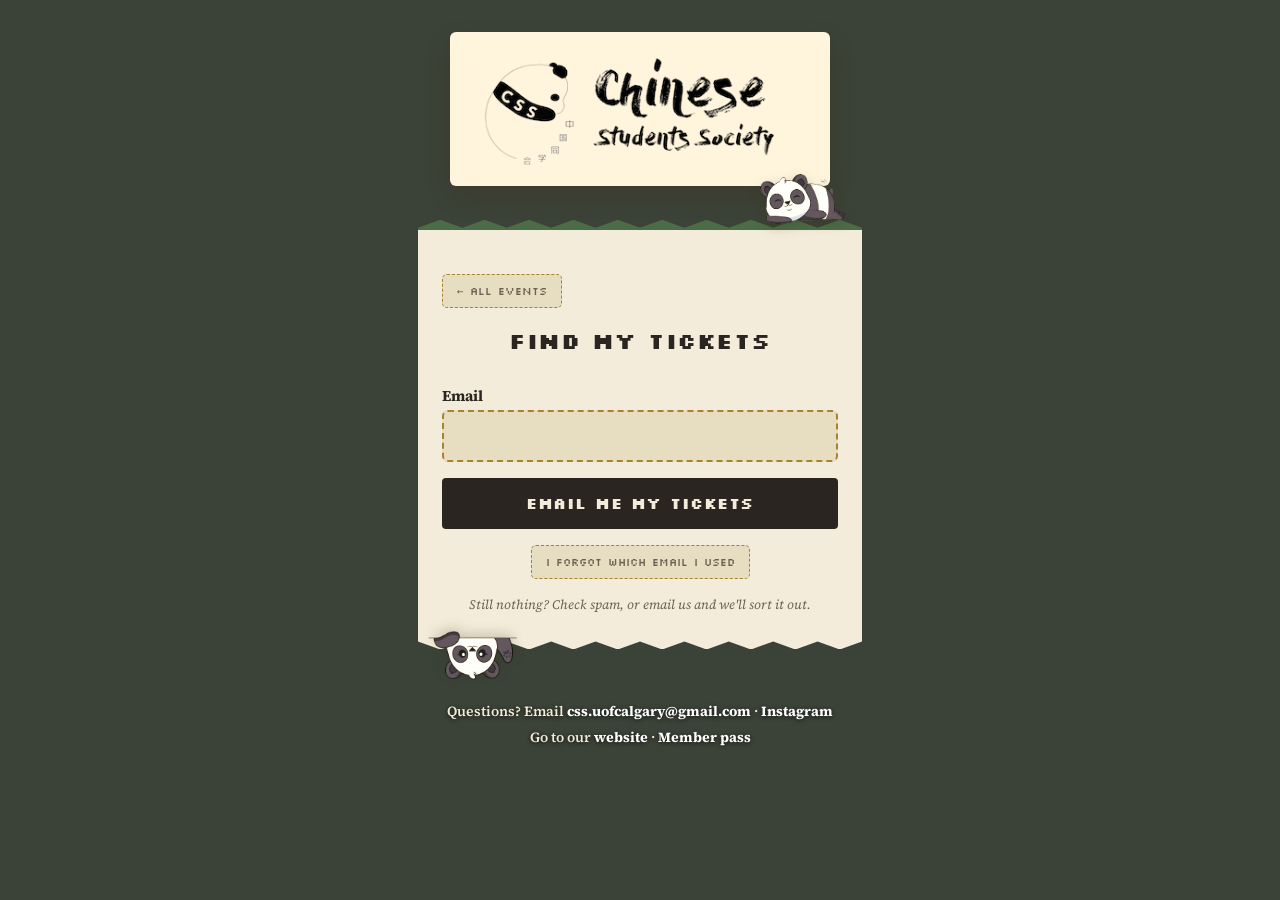
<file: public/tickets.html>
<!doctype html>
<html lang="en">
<head>
  <meta charset="utf-8">
  <meta name="viewport" content="width=device-width, initial-scale=1">
  <meta name="color-scheme" content="light">
  <meta name="theme-color" content="#3b4237">
  <meta name="robots" content="noindex">
  <title>Find my tickets &middot; CSS</title>
  <link rel="icon" type="image/png" href="assets/top_panda.png">
  <link rel="preconnect" href="https://fonts.googleapis.com">
  <link rel="preconnect" href="https://fonts.gstatic.com" crossorigin>
  <link href="https://fonts.googleapis.com/css2?family=Silkscreen:wght@400;700&family=Source+Serif+4:ital,wght@0,400;0,600;0,700;1,600;1,700&display=swap" rel="stylesheet">
  <link rel="stylesheet" href="public.css?v=1.9.2">
</head>
<body>
  <div class="app-container">
    <a href="./" class="top-banner-link" aria-label="CSS events home">
      <img class="top-banner" src="https://lh3.googleusercontent.com/d/1L7oECAmAo6UewHXIeJAH6TrUG0lSXTlq" alt="Chinese Students' Society"
           onerror="this.onerror=null;this.src='assets/css-logo.png';this.classList.add('fallback')">
    </a>

    <div class="card-wrapper">
      <img src="assets/top_panda.png" class="panda top-panda" alt="">
      <main id="page" class="card">
        <a class="back" href="./" data-t="allEvents"></a>

        <section id="my-list" hidden>
          <h1 class="page-title" data-t="myTicketsTitle"></h1>
          <p id="my-hello" class="muted center"></p>
          <ul id="my-cards" class="ticket-list"></ul>
          <p class="center"><button type="button" id="my-forget" class="link-button" data-t="myTicketsForget"></button></p>
        </section>

        <div id="find-block">
        <h1 class="page-title" data-t="findTitle"></h1>

        <form id="find-email" class="register-form" novalidate>
          <div>
            <label for="f-email" data-t="findEmail"></label>
            <input id="f-email" type="email" autocomplete="email" inputmode="email" maxlength="120">
          </div>
          <button class="register" type="submit" data-t="findSend"></button>
        </form>

        <p class="center"><button type="button" id="forgot" class="link-button" data-t="findForgot"></button></p>

        <form id="find-ucid" class="register-form" novalidate hidden>
          <div>
            <label for="f-ucid" data-t="findUcid"></label>
            <input id="f-ucid" type="text" inputmode="numeric" autocomplete="off" maxlength="12">
            <label for="f-last" data-t="findLast"></label>
            <input id="f-last" type="text" autocomplete="family-name" maxlength="60">
          </div>
          <button class="register" type="submit" data-t="findSendUcid"></button>
        </form>

        <p id="find-result" class="notice" role="status" aria-live="polite" hidden></p>
        <p class="hint center" data-t="findHelp"></p>
        </div>
      </main>
      <img src="assets/bottom_panda.png" class="panda bottom-panda" alt="">
    </div>

    <footer class="website-footer">
      <p><span data-t="contact"></span> <a id="contact-link"></a> &middot; <a id="instagram-link" target="_blank" rel="noopener" data-t="instagram"></a></p>
      <p>Go to our <a href="https://ucalgarycss.ca/" target="_blank" rel="noopener">website</a> &middot; <a href="https://member.ucalgarycss.ca/" target="_blank" rel="noopener">Member pass</a></p>
    </footer>
  </div>

  <script src="config.js?v=0.3.0"></script>
  <script src="strings.js?v=1.9.6"></script>
  <script src="tickets.js?v=1.1.1"></script>
</body>
</html>
</file>
<file: public/public.css>
/*
 * CSS public pages (events, registration, tickets).
 * Same look as the member portal (member.ucalgarycss.ca): paper ticket card with
 * zig-zag edges, pandas, mountain background, Silkscreen headings, Source Serif text.
 */
:root {
  color-scheme: light;
  --primary: #4c6b47;     /* sage: confirmed / active */
  --pending: #a1502f;     /* clay: waiting / problem */
  --ink: #2a2520;
  --ink-soft: #6b6153;
  --paper: #f3ecda;
  --paper-deep: #e7ddc0;
  --paper-light: #fbf7ea;
  --gold: #a8822e;
  --gold-deep: #7c611f;
  --error: #8c3b2e;
  --pixel: 'Silkscreen', monospace;
  --serif: 'Source Serif 4', Georgia, 'Noto Serif SC', serif;
}

* { box-sizing: border-box; }

body {
  margin: 0;
  min-height: 100vh;
  font-family: var(--serif);
  color: var(--ink);
  background-color: #3b4237;
  background-image: url('https://lh3.googleusercontent.com/d/1rKDJhFtVh7aHRrP870GzjXzeZ1X9s6pu');
  background-size: cover;
  background-position: center top;
  background-attachment: fixed;
  display: flex;
  justify-content: center;
  -webkit-font-smoothing: antialiased;
  -webkit-tap-highlight-color: transparent;
}
@supports (-webkit-touch-callout: none) { body { background-attachment: scroll; } }   /* iPhones jitter with fixed backgrounds */

a { color: var(--gold-deep); }
.muted { color: var(--ink-soft); }
.small { font-size: 14px; }
.center { text-align: center; }
.hidden, [hidden] { display: none !important; }

/* ---- Frame: banner, ticket card, pandas, footer ---- */
.app-container { width: 100%; max-width: 480px; padding: 32px 18px 56px; display: flex; flex-direction: column; align-items: center; }
.top-banner-link { display: block; width: 100%; max-width: 380px; margin-bottom: 34px; }
.top-banner { width: 100%; display: block; border-radius: 6px; box-shadow: 0 10px 26px rgba(60, 45, 10, 0.25); filter: sepia(0.12) contrast(1.03); }
.top-banner.fallback { background: var(--paper); padding: 14px 20px; }

.card-wrapper { position: relative; width: 100%; animation: popIn 0.6s cubic-bezier(0.175, 0.885, 0.32, 1.275) both; }
.card {
  --tooth: 8px;
  display: block;
  background: var(--paper);
  width: 100%;
  padding: 44px 24px 34px;
  border-top: 10px solid var(--primary);
  position: relative;
  filter: drop-shadow(0 18px 32px rgba(50, 38, 12, 0.28));
  clip-path: polygon(
    0 var(--tooth), 5% 0, 10% var(--tooth), 15% 0, 20% var(--tooth), 25% 0, 30% var(--tooth), 35% 0,
    40% var(--tooth), 45% 0, 50% var(--tooth), 55% 0, 60% var(--tooth), 65% 0, 70% var(--tooth), 75% 0,
    80% var(--tooth), 85% 0, 90% var(--tooth), 95% 0, 100% var(--tooth),
    100% calc(100% - var(--tooth)), 95% 100%, 90% calc(100% - var(--tooth)), 85% 100%,
    80% calc(100% - var(--tooth)), 75% 100%, 70% calc(100% - var(--tooth)), 65% 100%,
    60% calc(100% - var(--tooth)), 55% 100%, 50% calc(100% - var(--tooth)), 45% 100%,
    40% calc(100% - var(--tooth)), 35% 100%, 30% calc(100% - var(--tooth)), 25% 100%,
    20% calc(100% - var(--tooth)), 15% 100%, 10% calc(100% - var(--tooth)), 5% 100%, 0 calc(100% - var(--tooth))
  );
}
.card.pending { border-top-color: var(--pending); }
.card.void { border-top-color: #8a7f6a; }

.panda { position: absolute; width: 90px; z-index: 2; pointer-events: none; filter: sepia(0.25) drop-shadow(0 4px 6px rgba(50, 38, 12, 0.2)); }
.top-panda { top: -46px; right: 15px; }
.bottom-panda { bottom: -43px; left: 10px; transform: scaleY(-1); }

.website-footer { margin-top: 48px; text-align: center; font-size: 14px; color: var(--paper); font-weight: 600; text-shadow: 0 1px 4px rgba(0, 0, 0, 0.7); }
.website-footer p { margin: 4px 0; }
.website-footer a { color: #fff; text-decoration: none; font-weight: 700; border-bottom: 2px solid transparent; }
.website-footer a:hover { border-bottom-color: var(--gold); }
.website-footer .privacy { font-weight: 400; font-style: italic; opacity: 0.9; }

/* ---- Type & shared pieces ---- */
h1, h2, .page-title, .event-name, .ticket-event {
  font-family: var(--pixel);
  font-weight: 700;
  color: var(--ink);
  letter-spacing: 0.5px;
  line-height: 1.35;
  margin: 0;
}
.page-title { font-size: 22px; text-align: center; margin-bottom: 18px; }
p { line-height: 1.55; }

.perforation, hr { border: none; border-top: 2px dashed var(--gold); opacity: 0.55; margin: 24px 0; }

.pill {
  display: inline-block; font-family: var(--pixel); font-size: 11px; font-weight: 700; letter-spacing: 0.5px;
  color: var(--ink-soft); background: var(--paper-deep); border: 1px dashed var(--gold); padding: 5px 12px; border-radius: 5px;
}

.btn, .register {
  display: block; width: 100%; padding: 16px; border: none; border-radius: 4px;
  background: var(--ink); color: var(--paper);
  font-family: var(--pixel); font-size: 15px; font-weight: 700; letter-spacing: 0.5px;
  cursor: pointer; text-align: center; text-decoration: none; transition: 0.2s;
}
.btn:hover, .register:hover { background: #1a1712; box-shadow: 0 4px 12px rgba(50, 38, 12, 0.25); }
.btn:active, .register:active { transform: scale(0.97); }
.register:disabled, .btn:disabled { background: #a79a80; cursor: not-allowed; box-shadow: none; transform: none; }
.pay-card-button { margin: 16px 0 6px; }
.pay-card-details { margin: 0 0 16px; color: var(--ink-soft); font-size: 12px; line-height: 1.5; text-align: center; }
.pay-card-details span { display: block; }
.pay-card-details span:first-child { font-size: 11px; }

.back, .link-button {
  display: inline-flex; align-items: center; gap: 6px;
  color: var(--ink-soft); background: var(--paper-deep); border: 1px dashed var(--gold);
  font-family: var(--pixel); font-size: 11px; text-decoration: none; cursor: pointer;
  padding: 9px 14px; border-radius: 5px; transition: 0.2s;
}
.back:hover, .link-button:hover { background: #ddd0ab; color: var(--ink); border-color: var(--gold-deep); }
.back { margin-bottom: 18px; }

.pulse { animation: pulseAnim 1.5s infinite; font-family: var(--pixel); font-size: 13px; }
@keyframes popIn { 0% { opacity: 0; transform: translateY(20px) scale(0.95); } 100% { opacity: 1; transform: none; } }
@keyframes pulseAnim { 0%, 100% { opacity: 0.4; } 50% { opacity: 1; } }

/* ---- Event list ---- */
.event-grid { display: grid; gap: 14px; }
.event-card {
  display: block; text-decoration: none; color: var(--ink);
  background: var(--paper-light); border: 2px dashed var(--gold); border-radius: 8px; overflow: hidden; transition: 0.2s;
}
.event-card:hover { border-color: var(--gold-deep); transform: translateY(-2px); box-shadow: 0 6px 14px rgba(50, 38, 12, 0.15); }
.event-card img, .image-fallback { width: 100%; aspect-ratio: 16 / 9; object-fit: cover; display: block; }
.image-fallback { display: grid; place-items: center; background: var(--primary); color: var(--paper); font-family: var(--pixel); padding: 16px; text-align: center; }
.event-card-body { padding: 12px 14px 14px; }
.event-card-date { font-family: var(--pixel); font-size: 11px; color: var(--primary); letter-spacing: 0.5px; }
.event-card-name { font-weight: 700; font-size: 19px; margin: 2px 0; }

/* ---- Event page ---- */
.hero { width: 100%; max-height: 300px; object-fit: cover; border-radius: 6px; display: block; border: 2px dashed var(--gold); padding: 4px; background: var(--paper-light); }
.event-name { font-size: 22px; text-align: center; margin: 20px 0 14px; }
.facts { margin: 0 0 6px; display: grid; gap: 8px; }
.facts div { display: grid; grid-template-columns: 70px 1fr; gap: 8px; }
.facts dt { font-family: var(--pixel); font-size: 11px; color: var(--ink-soft); padding-top: 4px; }
.facts dd { margin: 0; font-weight: 700; }
.tickets h2 { font-size: 15px; margin-bottom: 8px; }
.tickets ul { list-style: none; margin: 0 0 16px; padding: 0; }
.tickets li { display: flex; justify-content: space-between; gap: 12px; padding: 10px 0; border-bottom: 1px dashed rgba(168, 130, 46, 0.5); }
.tickets li strong { font-family: var(--pixel); font-size: 14px; }
.spots { color: var(--pending); font-family: var(--pixel); font-size: 12px; margin: 0 0 10px; text-align: center; }
.notice { font-weight: 700; text-align: center; margin: 0; color: var(--ink-soft); font-style: italic; }
.description { margin-top: 6px; }
.description p { margin: 0 0 14px; color: var(--ink); }
.tickets .muted.small { text-align: center; font-style: italic; margin: 10px 0 0; }

/* ---- Registration form ---- */
.register-form { display: grid; gap: 16px; }
.card-block { background: var(--paper-light); border: 1px dashed var(--gold); border-radius: 8px; padding: 16px; }
.card-block h2 { font-size: 14px; margin-bottom: 4px; }
.row-between { display: flex; justify-content: space-between; align-items: center; gap: 12px; }
.register-form label { display: block; font-weight: 700; font-size: 15px; margin: 12px 0 4px; }
.register-form input:not([type="radio"]), .register-form select, .register-form textarea {
  width: 100%; padding: 13px 14px; font: 600 16px var(--serif);
  border: 2px dashed var(--gold); border-radius: 6px; background: var(--paper-deep); color: var(--ink); outline: none; transition: 0.2s;
}
.register-form input:focus, .register-form select:focus, .register-form textarea:focus { border-color: var(--ink); background: #fff; box-shadow: 0 0 0 4px rgba(42, 37, 32, 0.1); }
.register-form textarea { resize: vertical; }
.register-form select {
  appearance: none; padding-right: 44px;
  background-image: url("data:image/svg+xml,%3Csvg xmlns='http://www.w3.org/2000/svg' fill='none' viewBox='0 0 24 24' stroke='%237c611f'%3E%3Cpath stroke-linecap='round' stroke-linejoin='round' stroke-width='2' d='M19 9l-7 7-7-7'/%3E%3C/svg%3E");
  background-repeat: no-repeat; background-position: right 14px center; background-size: 18px;
}
.hint { color: var(--ink-soft); font-size: 13px; font-style: italic; margin: 4px 0 0; }
.req { color: var(--pending); }
.ticket-choice { border: 0; padding: 0; margin: 12px 0 0; }
.ticket-choice legend { font-weight: 700; font-size: 15px; margin-bottom: 4px; }
label.radio {
  display: flex; align-items: center; gap: 10px; margin: 6px 0; padding: 12px 14px;
  border: 2px dashed rgba(168, 130, 46, 0.6); border-radius: 6px; background: var(--paper-deep); font-weight: 600; cursor: pointer;
}
label.radio span { flex: 1; }
label.radio strong { font-family: var(--pixel); font-size: 14px; }
label.radio input { width: 20px; height: 20px; accent-color: var(--primary); }
label.radio:has(input:checked) { border-style: solid; border-color: var(--primary); background: #eef0de; }
.secondary-button {
  width: 100%; padding: 12px; border: 2px dashed var(--primary); border-radius: 6px; background: transparent;
  color: var(--primary); font-family: var(--pixel); font-size: 13px; cursor: pointer;
}
.total-row { display: flex; justify-content: space-between; align-items: baseline; padding: 4px 2px 0; font-family: var(--pixel); font-size: 16px; }
.total-row strong { font-size: 24px; }
.total-row strong.total-pending { font-size: 15px; color: var(--ink-soft); }
.form-top { margin-bottom: 18px; flex-wrap: wrap; }
.form-top .back { margin-bottom: 0; }
dialog.ask { max-width: min(90vw, 420px); border: 2px dashed var(--gold); border-radius: 8px; background: var(--paper); color: var(--ink); padding: 20px; font-family: var(--serif); }
dialog.ask::backdrop { background: rgba(30, 25, 15, 0.45); }
dialog.ask p { margin: 0 0 16px; font-weight: 600; }
.ask-buttons { display: grid; gap: 10px; justify-items: center; }
.form-error { color: var(--error); font-weight: 700; margin: 0; text-align: center; }
.hp { position: absolute; left: -9999px; width: 1px; height: 1px; opacity: 0; }

/* ---- After registering (payment screen) ---- */
.done { text-align: center; }
.lead { font-size: 17px; font-weight: 700; margin: 0 0 12px; }
.pay-box { background: var(--paper-deep); border: 2px dashed var(--gold); border-radius: 8px; padding: 6px 16px; margin: 12px 0 16px; text-align: left; }
.pay-row { display: grid; grid-template-columns: 1fr; gap: 2px; padding: 12px 0; border-bottom: 1px dashed rgba(168, 130, 46, 0.5); }
.pay-row:last-child { border-bottom: 0; }
.pay-row > span { font-family: var(--pixel); font-size: 11px; color: var(--ink-soft); }
.pay-row > div { display: flex; flex-wrap: wrap; align-items: center; gap: 8px 12px; }
.pay-row .big { font-family: var(--pixel); font-size: 28px; color: var(--primary); }
.pay-row .code { font-family: var(--serif); font-weight: 700; font-size: 26px; letter-spacing: 2px; }   /* plain font: people type this into their bank */
.copy { padding: 6px 12px; border: 1px dashed var(--gold); border-radius: 5px; background: var(--paper-light); color: var(--ink); font-family: var(--pixel); font-size: 11px; cursor: pointer; }
.small-heading { font-size: 13px; margin: 22px 0 6px; }
.ticket-list { list-style: none; padding: 0; margin: 0 0 12px; text-align: left; }
.ticket-list li { display: flex; justify-content: space-between; gap: 12px; padding: 8px 0; border-bottom: 1px dashed rgba(168, 130, 46, 0.5); }
.flag-note { text-align: left; background: var(--paper-light); border-left: 4px solid var(--pending); padding: 10px 12px; border-radius: 6px; font-size: 15px; }

/* ---- Ticket page ---- */
.ticket { text-align: center; }
.ticket-event { font-size: 20px; }
.ticket-when { font-style: italic; font-weight: 600; color: var(--ink-soft); margin: 6px 0 0; }
.qr { width: 196px; height: 196px; margin: 22px auto 14px; padding: 10px; border: 2px dashed var(--gold); border-radius: 8px; background: #fff; display: grid; place-items: center; }
.qr:empty { display: none; }
.qr canvas, .qr img { width: 172px !important; height: 172px !important; }
.ticket-name { font-size: 24px; font-weight: 700; margin-top: 6px; }
.ticket-pills { display: flex; justify-content: center; gap: 8px; flex-wrap: wrap; margin: 10px 0 4px; }
.stamp {
  display: inline-block; font-family: var(--pixel); font-size: 22px; font-weight: 700; letter-spacing: 1px;
  color: var(--primary); border: 3px solid var(--primary); border-radius: 8px; padding: 6px 16px; transform: rotate(-4deg); margin: 4px 0 10px;
}
.stamp.pending { color: var(--pending); border-color: var(--pending); }
.stamp.void { color: #8a7f6a; border-color: #8a7f6a; }
.ticket-state { font-style: italic; color: var(--ink-soft); margin: 0 0 6px; }
.mono { font-family: var(--pixel); letter-spacing: 0.5px; }
.find-tickets { margin-top: 18px; }

/* Feedback stars on the ticket page */
.feedback { margin-top: 18px; text-align: center; }
.feedback .stars { display: flex; justify-content: center; gap: 6px; margin: 10px 0; }
.feedback .star { font-size: 34px; line-height: 1; background: none; border: 0; padding: 2px 4px; cursor: pointer; color: #b9b09a; }
.feedback .star.on { color: #d9a21b; }
.feedback textarea { width: 100%; box-sizing: border-box; margin: 6px 0 10px; padding: 10px; border: 1px solid #b9b09a; border-radius: 8px; font: inherit; background: #fffdf6; color: inherit; }

/* Panda loader (loading, slow, success, error) */
.pl { text-align: center; padding: 12px 0 8px; color: inherit; }
.pl-stage { position: relative; width: 64px; height: 62px; margin: 0 auto; animation: plBob 2s ease-in-out infinite; }
.pl-img { position: absolute; left: 50%; bottom: 0; transform: translateX(-50%); max-width: 100%; max-height: 100%; width: auto; height: auto; }
.pl-frames-2 .pl-f0 { animation: plFrameA .9s steps(1, end) infinite; }
.pl-frames-2 .pl-f1 { animation: plFrameB .9s steps(1, end) infinite; }
@keyframes plFrameA { 0% { opacity: 1; } 50% { opacity: 0; } }
@keyframes plFrameB { 0% { opacity: 0; } 50% { opacity: 1; } }
@keyframes plBob { 0%, 100% { transform: translateY(0); } 50% { transform: translateY(-5px); } }
.pl-dots { display: flex; justify-content: center; gap: 6px; height: 12px; margin: 4px 0 3px; }
.pl-dots i { width: 11px; height: 11px; background: url("data:image/svg+xml,%3Csvg xmlns='http://www.w3.org/2000/svg' viewBox='0 0 24 24'%3E%3Cpath d='M3 21C3 9 11 3 21 3c0 10-6 18-18 18z' fill='%236aa84f'/%3E%3Cpath d='M3 21L15 9' stroke='%23467a35' stroke-width='1.6' fill='none'/%3E%3C/svg%3E") center / contain no-repeat; transform: scale(0); animation: plLeaf 1.5s ease-in-out infinite; }
.pl-dots i:nth-child(2) { animation-delay: .25s; }
.pl-dots i:nth-child(3) { animation-delay: .5s; }
@keyframes plLeaf { 0%, 10% { transform: scale(0) rotate(-35deg); opacity: 0; } 35%, 75% { transform: scale(1) rotate(0); opacity: 1; } 100% { transform: scale(1) rotate(0); opacity: 0; } }
.pl-title { margin: 3px 0 1px; font-weight: 700; font-size: 14px; }
.pl-sub { margin: 0; opacity: .7; font-size: 12px; }
.pl-retry { margin-top: 12px; padding: 8px 18px; border-radius: 10px; border: 1px solid currentColor; background: transparent; color: inherit; font: inherit; font-weight: 600; cursor: pointer; }
.pl[data-state="success"] .pl-stage { animation: plHop .7s ease-out 1; }
@keyframes plHop { 0% { transform: translateY(0); } 35% { transform: translateY(-14px); } 60% { transform: translateY(0); } 78% { transform: translateY(-5px); } 100% { transform: translateY(0); } }
.pl-compact .pl-stage { width: 40px; height: 39px; }
.pl-compact .pl-dots { height: 9px; gap: 4px; margin: 3px 0 1px; }
.pl-compact .pl-dots i { width: 8px; height: 8px; }
.pl-compact .pl-title { font-size: 11px; margin: 1px 0 0; }
.pl-compact .pl-sub { display: none; }
.pl-solo { display: block; height: 48px; width: auto; margin: 0 auto 10px; }
.pl-solo.pl-toast { height: 30px; margin: 0 10px 0 0; display: inline-block; vertical-align: middle; }
.pl-leaves { padding: 26px 0 18px; }
.pl-leaves .pl-dots { gap: 16px; height: 34px; margin: 0 0 12px; }
.pl-leaves .pl-dots i { width: 26px; height: 26px; }
.pl-solo.pl-inline { display: inline-block; height: 30px; margin: 0 8px 2px 0; vertical-align: middle; }
.pl-busy .pl-img, .pl-solo { filter: drop-shadow(0 2px 5px rgba(0, 0, 0, .35)); }
.pl-busy .pl-title, .pl-busy .pl-sub { text-shadow: 0 0 6px var(--bg, #fff), 0 0 10px var(--bg, #fff); }
.pl-busy { position: fixed; inset: 0; display: grid; place-items: center; pointer-events: none; z-index: 9999; }
@media (prefers-reduced-motion: reduce) {
  .pl-stage, .pl[data-state="success"] .pl-stage { animation: none; }
  .pl-frames-2 .pl-f0, .pl-frames-2 .pl-f1 { animation: none; }
  .pl-frames-2 .pl-f1 { opacity: 0; }
  .pl-dots i { animation: none; transform: scale(1); opacity: 1; }
}

/* Ticket page: shown while the phone has no signal and the saved copy is on screen */
.offline-badge { margin: 0 0 12px; padding: 8px 12px; border-radius: 8px; background: #fff4e0; color: #7a4a00; border: 1px solid #e8c88a; font-size: 13px; text-align: left; }

/* Registration done screen and My tickets */
.ticket-open { font-weight: 600; font-size: 14px; }
.status-line { margin: 4px 0 2px; }
.my-ticket { display: block; }
.my-ticket .when { color: var(--ink-soft, #6b6153); font-size: 14px; }
.my-ticket .state { font-weight: 600; white-space: nowrap; }
.my-ticket .state.wait { color: #a1502f; }
.my-ticket .state.void { color: #8a7f6a; text-decoration: line-through; }

/* "Keep this page" reminder when an event doesn't email confirmations or tickets */
.important-note { margin: 0 0 22px; padding: 16px; border: 2px dashed var(--gold); border-radius: 8px; background: var(--paper-light); color: var(--ink); overflow-wrap: anywhere; }
.important-note h2 { margin: 0 0 8px; font-family: var(--pixel); font-size: 14px; line-height: 1.5; }
.important-note p { margin: 8px 0 0; }
.keep-note { padding: 10px 14px; border-radius: 10px; background: color-mix(in srgb, var(--accent, #c8202f) 8%, transparent); border: 1px dashed color-mix(in srgb, var(--accent, #c8202f) 40%, transparent); }
</file>
